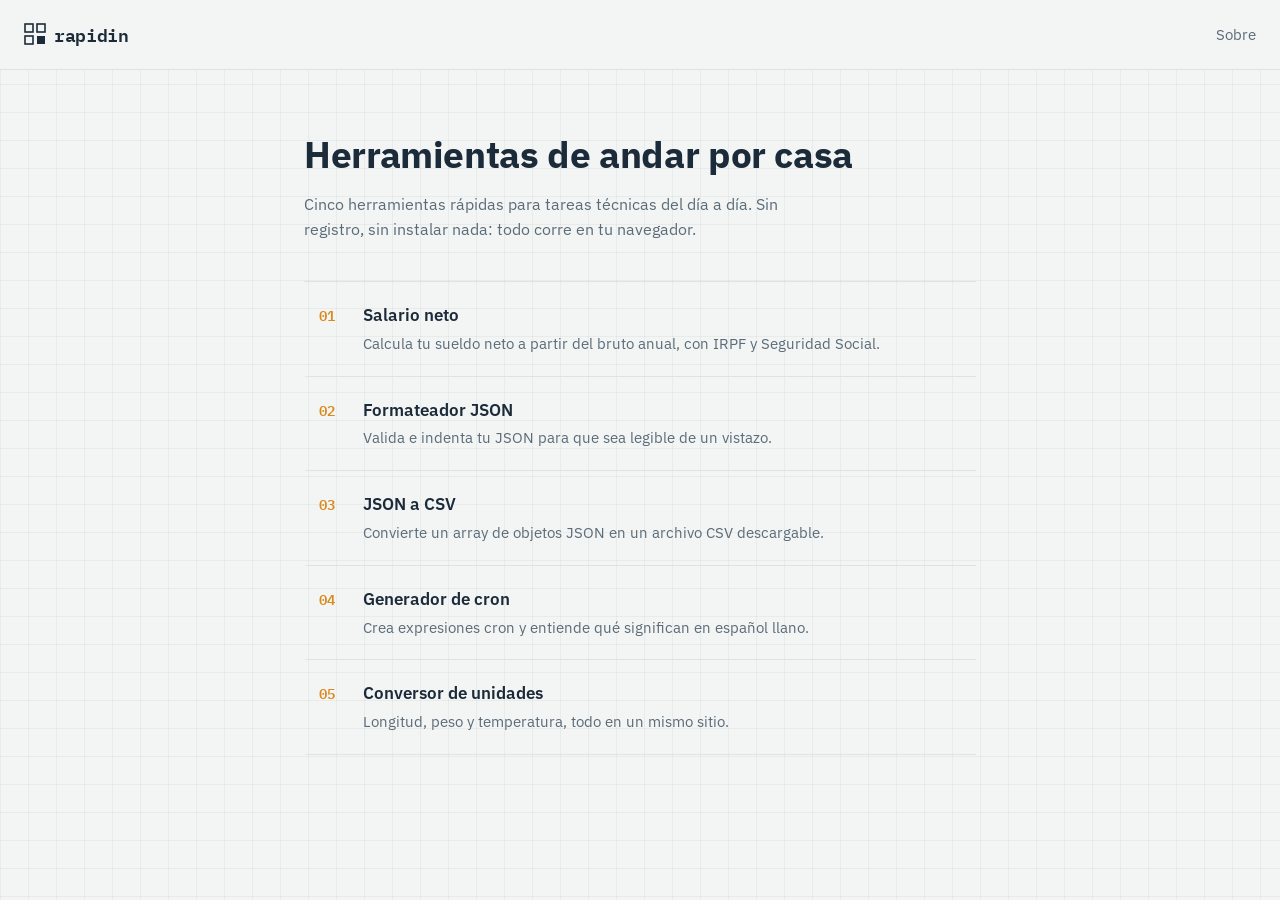
<file: index.html>
<!DOCTYPE html>
<html lang="es">
<head>
  <meta charset="UTF-8">
  <meta name="viewport" content="width=device-width, initial-scale=1.0">
  <title>rapidin — Herramientas online gratis</title>
  <meta name="description" content="Herramientas online gratuitas: calculadora de salario neto, formateador JSON, conversor JSON a CSV, generador de cron y conversor de unidades.">
  <link rel="stylesheet" href="style.css">
  <script async src="https://pagead2.googlesyndication.com/pagead/js/adsbygoogle.js?client=ca-pub-9055936809546240"
     crossorigin="anonymous"></script>
</head>
<body>

  <header>
    <a href="index.html" class="marca">
      <svg width="22" height="22" viewBox="0 0 22 22" fill="none" xmlns="http://www.w3.org/2000/svg">
        <rect x="1" y="1" width="8" height="8" stroke="currentColor" stroke-width="1.6"/>
        <rect x="13" y="1" width="8" height="8" stroke="currentColor" stroke-width="1.6"/>
        <rect x="1" y="13" width="8" height="8" stroke="currentColor" stroke-width="1.6"/>
        <rect x="13" y="13" width="8" height="8" fill="currentColor"/>
      </svg>
      <span>rapidin</span>
    </a>
    <nav>
      <a href="sobre.html">Sobre</a>
    </nav>
  </header>

  <main>
    <h1>Herramientas de andar por casa</h1>
    <p class="subtitulo">Cinco herramientas rápidas para tareas técnicas del día a día. Sin registro, sin instalar nada: todo corre en tu navegador.</p>

    <div class="catalogo">
      <a href="salario-neto.html" class="entrada-catalogo">
        <span class="num">01</span>
        <span class="texto">
          <h3>Salario neto</h3>
          <p>Calcula tu sueldo neto a partir del bruto anual, con IRPF y Seguridad Social.</p>
        </span>
      </a>

      <a href="formateador-json.html" class="entrada-catalogo">
        <span class="num">02</span>
        <span class="texto">
          <h3>Formateador JSON</h3>
          <p>Valida e indenta tu JSON para que sea legible de un vistazo.</p>
        </span>
      </a>

      <a href="json-a-csv.html" class="entrada-catalogo">
        <span class="num">03</span>
        <span class="texto">
          <h3>JSON a CSV</h3>
          <p>Convierte un array de objetos JSON en un archivo CSV descargable.</p>
        </span>
      </a>

      <a href="generador-cron.html" class="entrada-catalogo">
        <span class="num">04</span>
        <span class="texto">
          <h3>Generador de cron</h3>
          <p>Crea expresiones cron y entiende qué significan en español llano.</p>
        </span>
      </a>

      <a href="conversor-unidades.html" class="entrada-catalogo">
        <span class="num">05</span>
        <span class="texto">
          <h3>Conversor de unidades</h3>
          <p>Longitud, peso y temperatura, todo en un mismo sitio.</p>
        </span>
      </a>
    </div>

   
  </main>


</body>
</html>
</file>
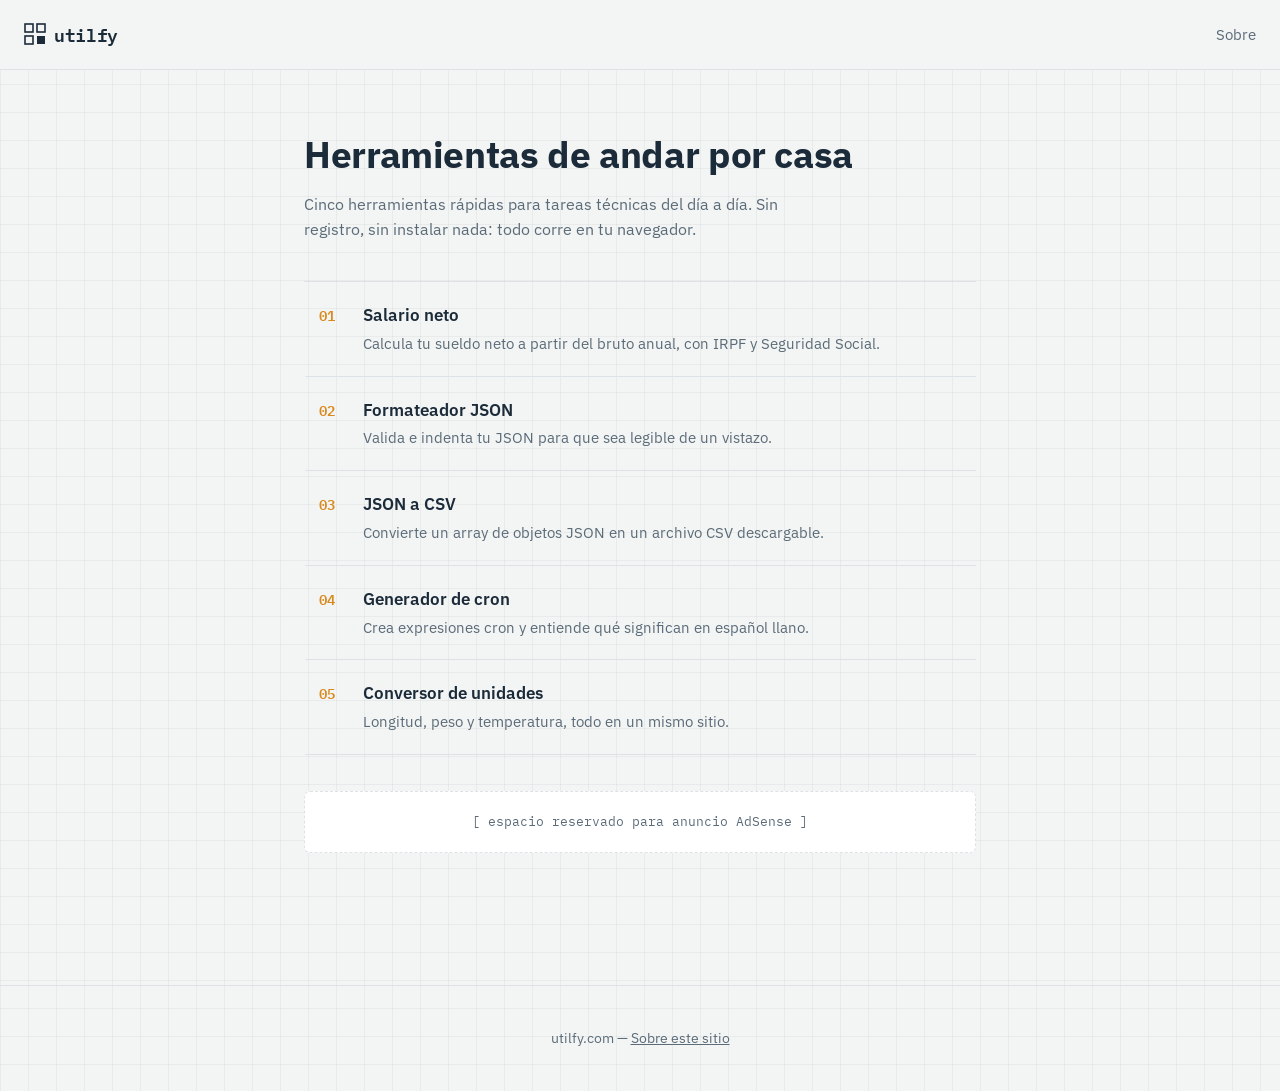
<file: home/index.html>
<!DOCTYPE html>
<html lang="es">
<head>
  <meta charset="UTF-8">
  <meta name="viewport" content="width=device-width, initial-scale=1.0">
  <title>utilfy — Herramientas online gratis</title>
  <meta name="description" content="Herramientas online gratuitas: calculadora de salario neto, formateador JSON, conversor JSON a CSV, generador de cron y conversor de unidades.">
  <link rel="stylesheet" href="style.css">
</head>
<body>

  <header>
    <a href="index.html" class="marca">
      <svg width="22" height="22" viewBox="0 0 22 22" fill="none" xmlns="http://www.w3.org/2000/svg">
        <rect x="1" y="1" width="8" height="8" stroke="currentColor" stroke-width="1.6"/>
        <rect x="13" y="1" width="8" height="8" stroke="currentColor" stroke-width="1.6"/>
        <rect x="1" y="13" width="8" height="8" stroke="currentColor" stroke-width="1.6"/>
        <rect x="13" y="13" width="8" height="8" fill="currentColor"/>
      </svg>
      <span>utilfy</span>
    </a>
    <nav>
      <a href="sobre.html">Sobre</a>
    </nav>
  </header>

  <main>
    <h1>Herramientas de andar por casa</h1>
    <p class="subtitulo">Cinco herramientas rápidas para tareas técnicas del día a día. Sin registro, sin instalar nada: todo corre en tu navegador.</p>

    <div class="catalogo">
      <a href="salario-neto.html" class="entrada-catalogo">
        <span class="num">01</span>
        <span class="texto">
          <h3>Salario neto</h3>
          <p>Calcula tu sueldo neto a partir del bruto anual, con IRPF y Seguridad Social.</p>
        </span>
      </a>

      <a href="formateador-json.html" class="entrada-catalogo">
        <span class="num">02</span>
        <span class="texto">
          <h3>Formateador JSON</h3>
          <p>Valida e indenta tu JSON para que sea legible de un vistazo.</p>
        </span>
      </a>

      <a href="json-a-csv.html" class="entrada-catalogo">
        <span class="num">03</span>
        <span class="texto">
          <h3>JSON a CSV</h3>
          <p>Convierte un array de objetos JSON en un archivo CSV descargable.</p>
        </span>
      </a>

      <a href="generador-cron.html" class="entrada-catalogo">
        <span class="num">04</span>
        <span class="texto">
          <h3>Generador de cron</h3>
          <p>Crea expresiones cron y entiende qué significan en español llano.</p>
        </span>
      </a>

      <a href="conversor-unidades.html" class="entrada-catalogo">
        <span class="num">05</span>
        <span class="texto">
          <h3>Conversor de unidades</h3>
          <p>Longitud, peso y temperatura, todo en un mismo sitio.</p>
        </span>
      </a>
    </div>

    <div class="espacio-anuncio">[ espacio reservado para anuncio AdSense ]</div>
  </main>

  <footer>
    <p>utilfy.com — <a href="sobre.html">Sobre este sitio</a></p>
  </footer>

</body>
</html>
</file>
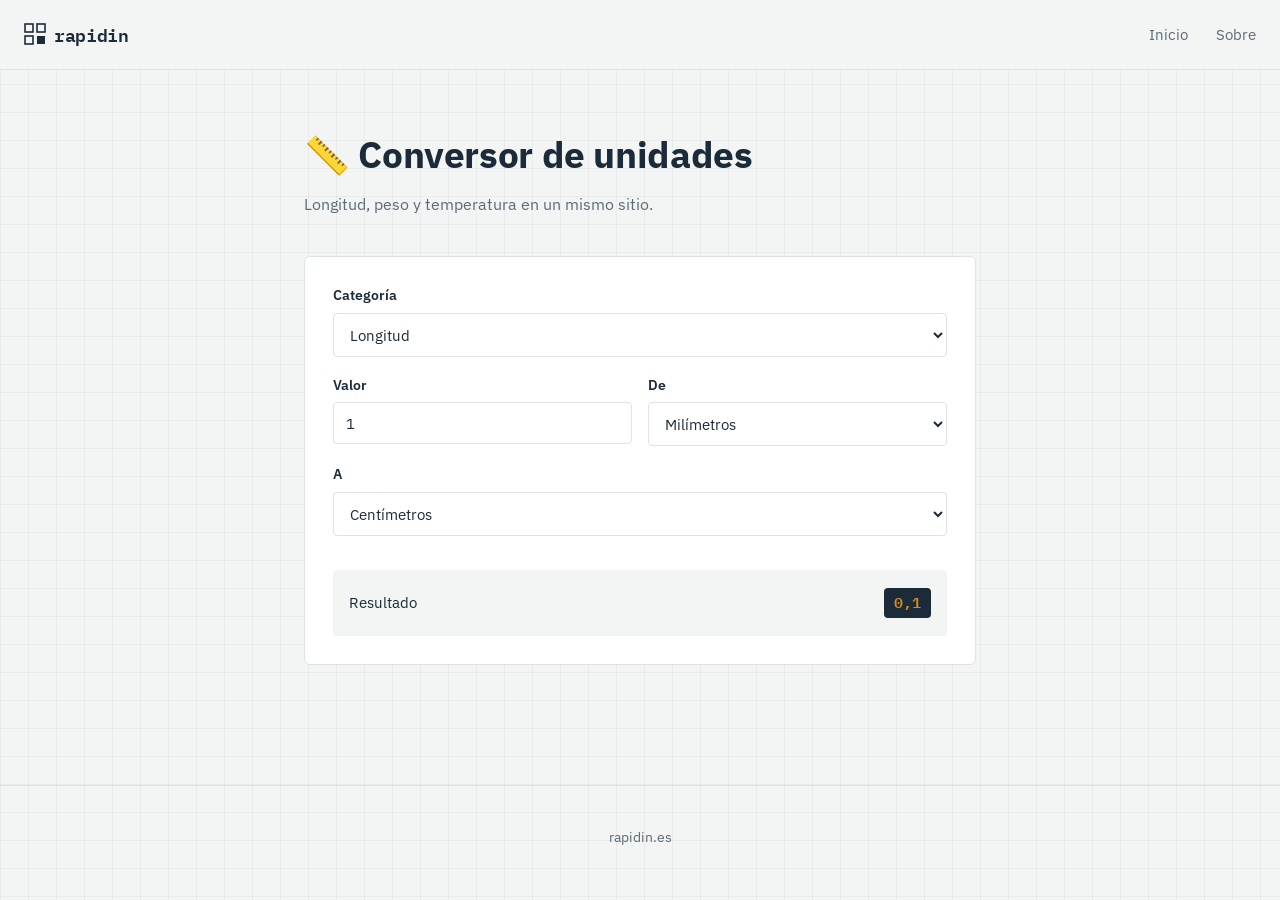
<file: conversor-unidades.html>
<!DOCTYPE html>
<html lang="es">
<head>
  <meta charset="UTF-8">
  <meta name="viewport" content="width=device-width, initial-scale=1.0">
  <title>Conversor de unidades online — rapidin</title>
  <meta name="description" content="Convierte longitud, peso y temperatura entre distintas unidades, gratis y online.">
  <link rel="stylesheet" href="style.css">
  <script async src="https://pagead2.googlesyndication.com/pagead/js/adsbygoogle.js?client=ca-pub-9055936809546240"
     crossorigin="anonymous"></script>
</head>
<body>

  <header>
    <a href="index.html" class="marca">
      <svg width="22" height="22" viewBox="0 0 22 22" fill="none" xmlns="http://www.w3.org/2000/svg">
        <rect x="1" y="1" width="8" height="8" stroke="currentColor" stroke-width="1.6"/>
        <rect x="13" y="1" width="8" height="8" stroke="currentColor" stroke-width="1.6"/>
        <rect x="1" y="13" width="8" height="8" stroke="currentColor" stroke-width="1.6"/>
        <rect x="13" y="13" width="8" height="8" fill="currentColor"/>
      </svg>
      <span>rapidin</span>
    </a>
    <nav>
      <a href="index.html">Inicio</a>
      <a href="sobre.html">Sobre</a>
    </nav>
  </header>

  <main>
    <h1>📏 Conversor de unidades</h1>
    <p class="subtitulo">Longitud, peso y temperatura en un mismo sitio.</p>

    <div class="tarjeta">
      <label for="categoria">Categoría</label>
      <select id="categoria" onchange="cambiarCategoria()">
        <option value="longitud">Longitud</option>
        <option value="peso">Peso</option>
        <option value="temperatura">Temperatura</option>
      </select>

      <div class="fila">
        <div>
          <label for="valorEntrada">Valor</label>
          <input type="number" id="valorEntrada" value="1" oninput="convertir()">
        </div>
        <div>
          <label for="unidadOrigen">De</label>
          <select id="unidadOrigen" onchange="convertir()"></select>
        </div>
      </div>

      <label for="unidadDestino">A</label>
      <select id="unidadDestino" onchange="convertir()"></select>

      <div class="resultado">
        <div class="dato"><span>Resultado</span><span class="valor" id="r-resultado">—</span></div>
      </div>
    </div>

    
  </main>

  <footer>
    <p>rapidin.es</p>
  </footer>

  <script>
    // Factores de conversión respecto a una unidad base (metro y kilogramo)
    const unidades = {
      longitud: {
        base: 'm',
        opciones: {
          mm: 0.001, cm: 0.01, m: 1, km: 1000,
          pulgada: 0.0254, pie: 0.3048, yarda: 0.9144, milla: 1609.34
        },
        etiquetas: { mm: 'Milímetros', cm: 'Centímetros', m: 'Metros', km: 'Kilómetros', pulgada: 'Pulgadas', pie: 'Pies', yarda: 'Yardas', milla: 'Millas' }
      },
      peso: {
        base: 'kg',
        opciones: {
          mg: 0.000001, g: 0.001, kg: 1, tonelada: 1000,
          onza: 0.0283495, libra: 0.453592
        },
        etiquetas: { mg: 'Miligramos', g: 'Gramos', kg: 'Kilogramos', tonelada: 'Toneladas', onza: 'Onzas', libra: 'Libras' }
      }
    };

    function poblarSelectUnidades(categoria) {
      const origen = document.getElementById('unidadOrigen');
      const destino = document.getElementById('unidadDestino');
      origen.innerHTML = '';
      destino.innerHTML = '';

      if (categoria === 'temperatura') {
        const opciones = { celsius: 'Celsius (°C)', fahrenheit: 'Fahrenheit (°F)', kelvin: 'Kelvin (K)' };
        for (const [clave, etiqueta] of Object.entries(opciones)) {
          origen.innerHTML += `<option value="${clave}">${etiqueta}</option>`;
          destino.innerHTML += `<option value="${clave}">${etiqueta}</option>`;
        }
        destino.value = 'fahrenheit';
      } else {
        const { opciones, etiquetas } = unidades[categoria];
        for (const clave of Object.keys(opciones)) {
          origen.innerHTML += `<option value="${clave}">${etiquetas[clave]}</option>`;
          destino.innerHTML += `<option value="${clave}">${etiquetas[clave]}</option>`;
        }
        const claves = Object.keys(opciones);
        destino.value = claves[1] || claves[0];
      }
    }

    function convertirTemperatura(valor, origen, destino) {
      // Primero pasar todo a Celsius
      let celsius;
      if (origen === 'celsius') celsius = valor;
      else if (origen === 'fahrenheit') celsius = (valor - 32) * 5 / 9;
      else celsius = valor - 273.15; // kelvin

      if (destino === 'celsius') return celsius;
      if (destino === 'fahrenheit') return celsius * 9 / 5 + 32;
      return celsius + 273.15; // kelvin
    }

    function convertir() {
      const categoria = document.getElementById('categoria').value;
      const valor = parseFloat(document.getElementById('valorEntrada').value);
      const origen = document.getElementById('unidadOrigen').value;
      const destino = document.getElementById('unidadDestino').value;

      if (isNaN(valor)) {
        document.getElementById('r-resultado').textContent = '—';
        return;
      }

      let resultado;
      if (categoria === 'temperatura') {
        resultado = convertirTemperatura(valor, origen, destino);
      } else {
        const { opciones } = unidades[categoria];
        const valorEnBase = valor * opciones[origen];
        resultado = valorEnBase / opciones[destino];
      }

      document.getElementById('r-resultado').textContent =
        resultado.toLocaleString('es-ES', { maximumFractionDigits: 6 });
    }

    function cambiarCategoria() {
      const categoria = document.getElementById('categoria').value;
      poblarSelectUnidades(categoria);
      convertir();
    }

    cambiarCategoria();
  </script>

</body>
</html>
</file>
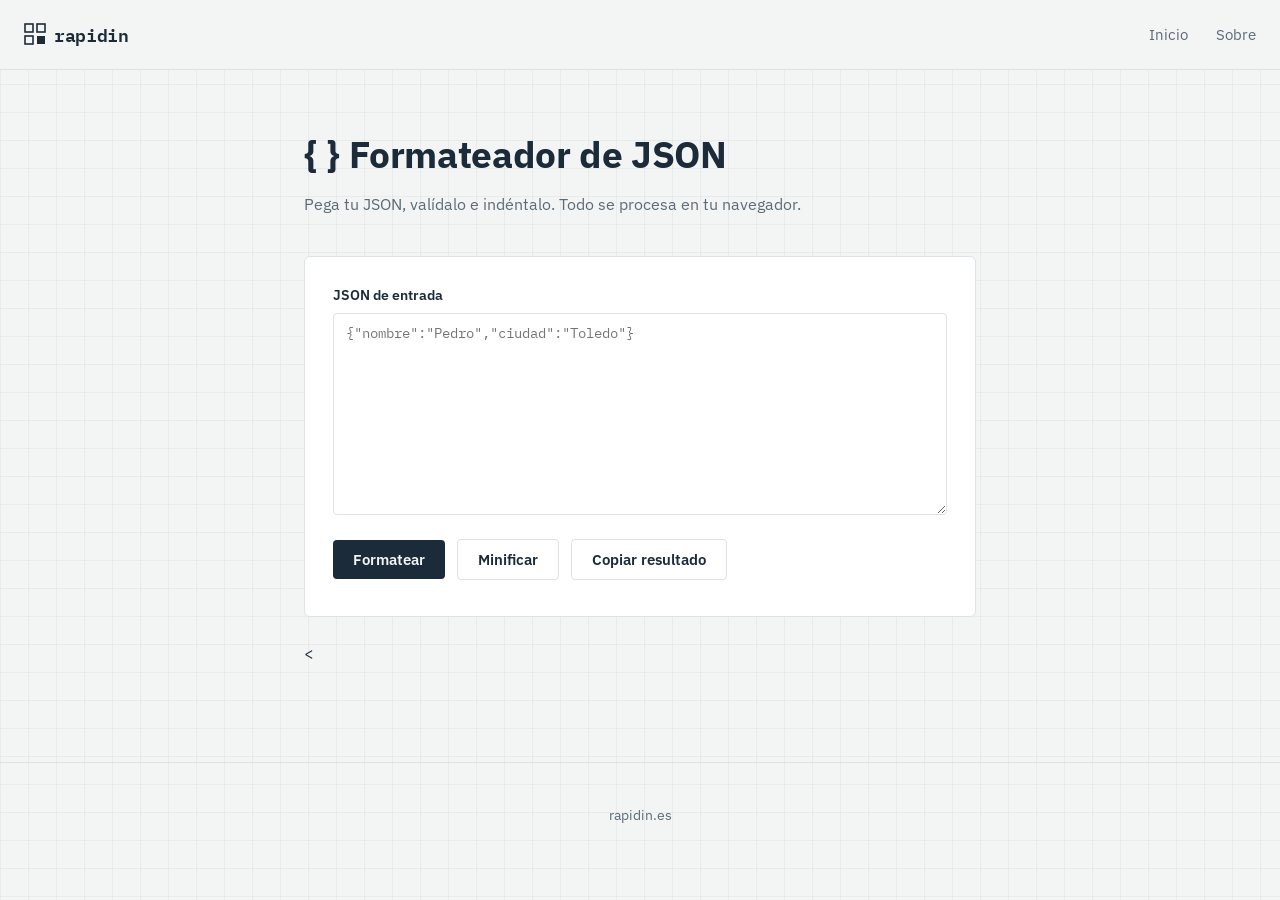
<file: formateador-json.html>
<!DOCTYPE html>
<html lang="es">
<head>
  <meta charset="UTF-8">
  <meta name="viewport" content="width=device-width, initial-scale=1.0">
  <title>Formateador de JSON online — rapidin</title>
  <meta name="description" content="Valida e indenta tu JSON online gratis, sin subir tus datos a ningún servidor.">
  <link rel="stylesheet" href="style.css">
  <script async src="https://pagead2.googlesyndication.com/pagead/js/adsbygoogle.js?client=ca-pub-9055936809546240"
     crossorigin="anonymous"></script>
</head>
<body>

  <header>
    <a href="index.html" class="marca">
      <svg width="22" height="22" viewBox="0 0 22 22" fill="none" xmlns="http://www.w3.org/2000/svg">
        <rect x="1" y="1" width="8" height="8" stroke="currentColor" stroke-width="1.6"/>
        <rect x="13" y="1" width="8" height="8" stroke="currentColor" stroke-width="1.6"/>
        <rect x="1" y="13" width="8" height="8" stroke="currentColor" stroke-width="1.6"/>
        <rect x="13" y="13" width="8" height="8" fill="currentColor"/>
      </svg>
      <span>rapidin</span>
    </a>
    <nav>
      <a href="index.html">Inicio</a>
      <a href="sobre.html">Sobre</a>
    </nav>
  </header>

  <main>
    <h1>{ } Formateador de JSON</h1>
    <p class="subtitulo">Pega tu JSON, valídalo e indéntalo. Todo se procesa en tu navegador.</p>

    <div class="tarjeta">
      <label for="entrada">JSON de entrada</label>
      <textarea id="entrada" rows="10" placeholder='{"nombre":"Pedro","ciudad":"Toledo"}'></textarea>

      <div id="error" class="error" style="display:none;"></div>

      <button onclick="formatear()">Formatear</button>
      <button class="secundario" onclick="minificar()">Minificar</button>
      <button class="secundario" onclick="copiar()">Copiar resultado</button>

      <div id="salidaContenedor" style="display:none;">
        <label style="margin-top:16px;">Resultado</label>
        <textarea id="salida" rows="10" readonly></textarea>
      </div>
    </div>

    <
  </main>

  <footer>
    <p>rapidin.es</p>
  </footer>

  <script>
    function mostrarError(mensaje) {
      const errorDiv = document.getElementById('error');
      if (mensaje) {
        errorDiv.textContent = '❌ ' + mensaje;
        errorDiv.style.display = 'block';
      } else {
        errorDiv.style.display = 'none';
      }
    }

    function parsearEntrada() {
      const texto = document.getElementById('entrada').value.trim();
      if (!texto) {
        mostrarError('Pega un JSON primero');
        return null;
      }
      try {
        const obj = JSON.parse(texto);
        mostrarError(null);
        return obj;
      } catch (e) {
        mostrarError('JSON inválido: ' + e.message);
        return null;
      }
    }

    function mostrarSalida(texto) {
      document.getElementById('salida').value = texto;
      document.getElementById('salidaContenedor').style.display = 'block';
    }

    function formatear() {
      const obj = parsearEntrada();
      if (obj === null) return;
      mostrarSalida(JSON.stringify(obj, null, 2));
    }

    function minificar() {
      const obj = parsearEntrada();
      if (obj === null) return;
      mostrarSalida(JSON.stringify(obj));
    }

    function copiar() {
      const salida = document.getElementById('salida');
      if (!salida.value) return;
      navigator.clipboard.writeText(salida.value);
    }
  </script>

</body>
</html>
</file>
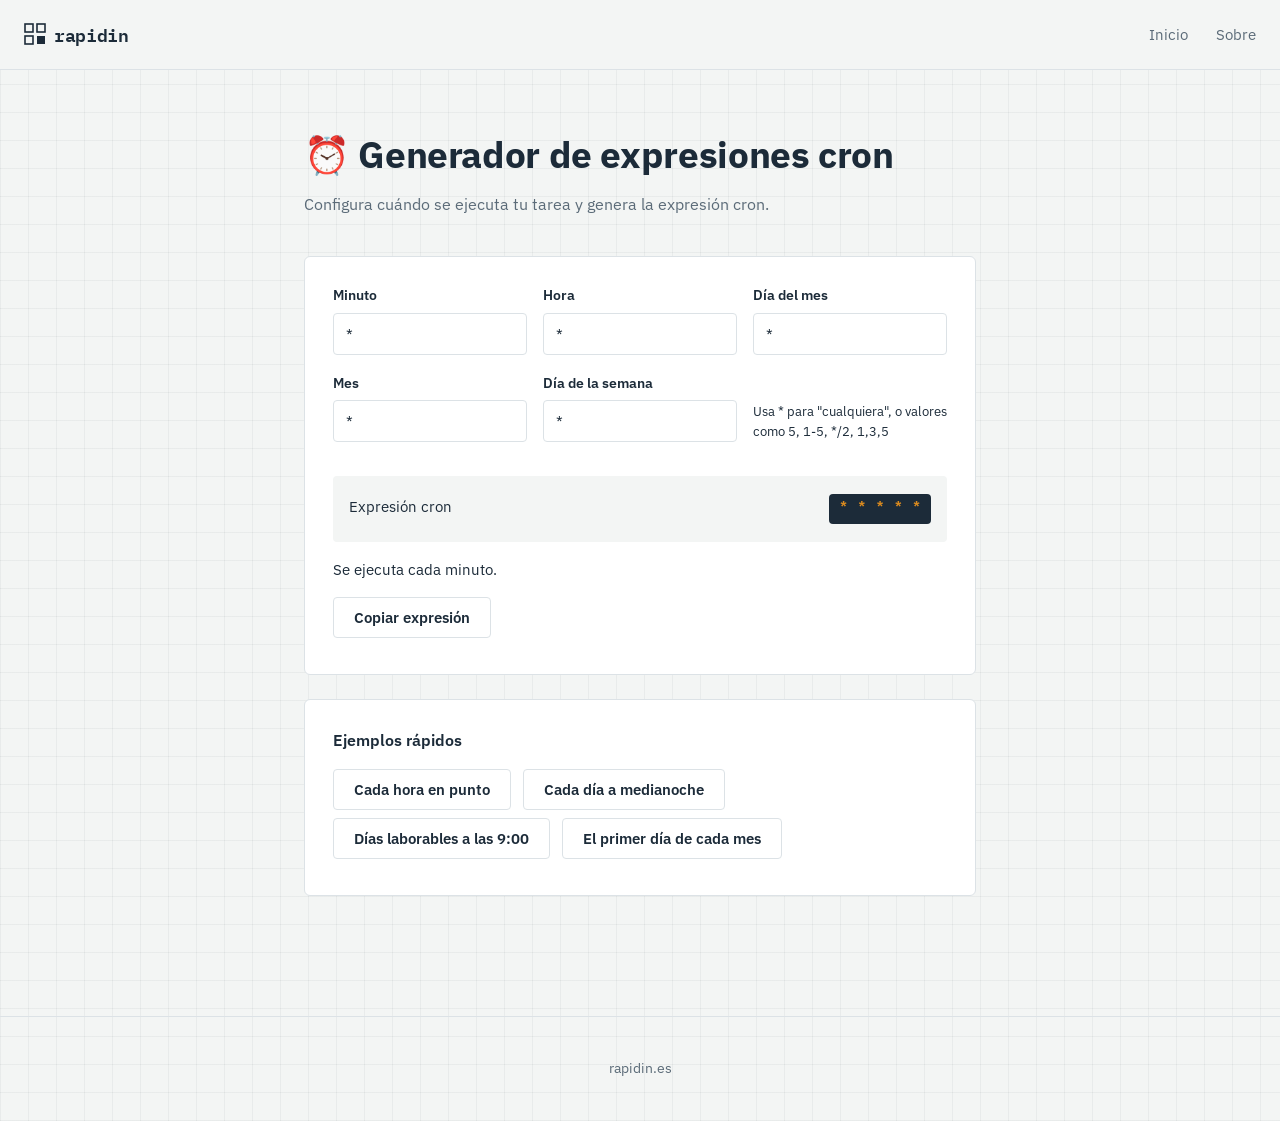
<file: generador-cron.html>
<!DOCTYPE html>
<html lang="es">
<head>
  <meta charset="UTF-8">
  <meta name="viewport" content="width=device-width, initial-scale=1.0">
  <title>Generador de expresiones cron online — rapidin</title>
  <meta name="description" content="Crea expresiones cron fácilmente y entiende qué significan en lenguaje natural.">
  <link rel="stylesheet" href="style.css">
  <script async src="https://pagead2.googlesyndication.com/pagead/js/adsbygoogle.js?client=ca-pub-9055936809546240"
     crossorigin="anonymous"></script>
</head>
<body>

  <header>
    <a href="index.html" class="marca">
      <svg width="22" height="22" viewBox="0 0 22 22" fill="none" xmlns="http://www.w3.org/2000/svg">
        <rect x="1" y="1" width="8" height="8" stroke="currentColor" stroke-width="1.6"/>
        <rect x="13" y="1" width="8" height="8" stroke="currentColor" stroke-width="1.6"/>
        <rect x="1" y="13" width="8" height="8" stroke="currentColor" stroke-width="1.6"/>
        <rect x="13" y="13" width="8" height="8" fill="currentColor"/>
      </svg>
      <span>rapidin</span>
    </a>
    <nav>
      <a href="index.html">Inicio</a>
      <a href="sobre.html">Sobre</a>
    </nav>
  </header>

  <main>
    <h1>⏰ Generador de expresiones cron</h1>
    <p class="subtitulo">Configura cuándo se ejecuta tu tarea y genera la expresión cron.</p>

    <div class="tarjeta">
      <div class="fila-3">
        <div>
          <label for="minuto">Minuto</label>
          <input type="text" id="minuto" value="*" oninput="generar()">
        </div>
        <div>
          <label for="hora">Hora</label>
          <input type="text" id="hora" value="*" oninput="generar()">
        </div>
        <div>
          <label for="diaMes">Día del mes</label>
          <input type="text" id="diaMes" value="*" oninput="generar()">
        </div>
      </div>
      <div class="fila-3">
        <div>
          <label for="mes">Mes</label>
          <input type="text" id="mes" value="*" oninput="generar()">
        </div>
        <div>
          <label for="diaSemana">Día de la semana</label>
          <input type="text" id="diaSemana" value="*" oninput="generar()">
        </div>
        <div>
          <label>&nbsp;</label>
          <p style="font-size:0.8rem; color:var(--texto-suave); margin-top:8px;">Usa * para "cualquiera", o valores como 5, 1-5, */2, 1,3,5</p>
        </div>
      </div>

      <div id="r-error" class="error" style="display:none;"></div>

      <div class="resultado">
        <div class="dato"><span>Expresión cron</span><span class="valor" id="r-expresion" style="font-family: monospace;">* * * * *</span></div>
      </div>

      <p id="r-explicacion" style="margin-top:16px; font-size:0.95rem;"></p>

      <button class="secundario" onclick="copiar()">Copiar expresión</button>
    </div>

    <div class="tarjeta">
      <p style="font-weight:600; margin-top:0;">Ejemplos rápidos</p>
      <button class="secundario" onclick="aplicar('0','*','*','*','*')">Cada hora en punto</button>
      <button class="secundario" onclick="aplicar('0','0','*','*','*')">Cada día a medianoche</button>
      <button class="secundario" onclick="aplicar('0','9','*','*','1-5')">Días laborables a las 9:00</button>
      <button class="secundario" onclick="aplicar('0','0','1','*','*')">El primer día de cada mes</button>
    </div>


  </main>

  <footer>
    <p>rapidin.es</p>
  </footer>

  <script>
    function describirCampo(valor, nombreSingular, nombresLista) {
      if (valor === '*') return null;

      if (valor.includes('/')) {
        const [, paso] = valor.split('/');
        return `cada ${paso} ${nombreSingular}(s)`;
      }

      if (valor.includes(',')) {
        const partes = valor.split(',').map(v => nombresLista ? (nombresLista[parseInt(v)] ?? v) : v);
        return `en ${nombreSingular} ${partes.join(', ')}`;
      }

      if (valor.includes('-')) {
        const [ini, fin] = valor.split('-');
        const iniTexto = nombresLista ? (nombresLista[parseInt(ini)] ?? ini) : ini;
        const finTexto = nombresLista ? (nombresLista[parseInt(fin)] ?? fin) : fin;
        return `entre ${nombreSingular} ${iniTexto} y ${finTexto}`;
      }

      const texto = nombresLista ? (nombresLista[parseInt(valor)] ?? valor) : valor;
      return `en ${nombreSingular} ${texto}`;
    }

    // Índice 7 también es domingo en cron (0 y 7 son equivalentes)
    const diasSemanaNombres = ['domingo','lunes','martes','miércoles','jueves','viernes','sábado','domingo'];
    const mesesNombres = [null,'enero','febrero','marzo','abril','mayo','junio','julio','agosto','septiembre','octubre','noviembre','diciembre'];

    // Rangos válidos de cada campo cron: [mínimo, máximo, nombre para el mensaje de error]
    const rangosCampos = {
      minuto: [0, 59, 'minuto (0-59)'],
      hora: [0, 23, 'hora (0-23)'],
      diaMes: [1, 31, 'día del mes (1-31)'],
      mes: [1, 12, 'mes (1-12)'],
      diaSemana: [0, 7, 'día de la semana (0-7, donde 0 y 7 son domingo)']
    };

    function numeroEnRango(texto, min, max) {
      if (!/^\d+$/.test(texto)) return false;
      const n = parseInt(texto, 10);
      return n >= min && n <= max;
    }

    // Valida un campo cron completo, aceptando *, listas (1,3,5), rangos (1-5) y pasos (*/2, 1-10/2)
    function campoValido(valor, min, max) {
      const elementos = valor.split(',');
      for (const elemento of elementos) {
        let base = elemento;
        if (elemento.includes('/')) {
          const [baseSinPaso, paso] = elemento.split('/');
          base = baseSinPaso;
          if (!/^\d+$/.test(paso) || parseInt(paso, 10) <= 0) return false;
        }

        if (base === '*') continue;

        if (base.includes('-')) {
          const [inicio, fin] = base.split('-');
          if (!numeroEnRango(inicio, min, max) || !numeroEnRango(fin, min, max)) return false;
          if (parseInt(inicio, 10) > parseInt(fin, 10)) return false;
        } else if (!numeroEnRango(base, min, max)) {
          return false;
        }
      }
      return true;
    }

    function explicar(minuto, hora, diaMes, mes, diaSemana) {
      const partes = [];

      if (minuto === '*' && hora === '*') {
        partes.push('cada minuto');
      } else if (hora !== '*' && minuto !== '*' && !minuto.includes('/') && !minuto.includes(',') && !minuto.includes('-')) {
        const h = hora.padStart(2, '0');
        const m = minuto.padStart(2, '0');
        partes.push(`a las ${h}:${m}`);
      } else {
        const descMin = describirCampo(minuto, 'minuto');
        const descHora = describirCampo(hora, 'hora');
        if (descMin) partes.push(descMin);
        if (descHora) partes.push(descHora);
      }

      const descDiaMes = describirCampo(diaMes, 'día');
      if (descDiaMes) partes.push(descDiaMes);

      const descMes = describirCampo(mes, 'mes', mesesNombres);
      if (descMes) partes.push(descMes);

      const descDiaSemana = describirCampo(diaSemana, 'día de la semana', diasSemanaNombres);
      if (descDiaSemana) partes.push(descDiaSemana);

      if (partes.length === 0) return 'Se ejecuta cada minuto, siempre.';
      return 'Se ejecuta ' + partes.join(', ') + '.';
    }

    function generar() {
      const valores = {
        minuto: document.getElementById('minuto').value || '*',
        hora: document.getElementById('hora').value || '*',
        diaMes: document.getElementById('diaMes').value || '*',
        mes: document.getElementById('mes').value || '*',
        diaSemana: document.getElementById('diaSemana').value || '*'
      };

      const errores = [];
      for (const campo of Object.keys(rangosCampos)) {
        const [min, max, nombre] = rangosCampos[campo];
        if (!campoValido(valores[campo], min, max)) {
          errores.push(nombre);
        }
      }

      const errorDiv = document.getElementById('r-error');
      const expresion = `${valores.minuto} ${valores.hora} ${valores.diaMes} ${valores.mes} ${valores.diaSemana}`;
      document.getElementById('r-expresion').textContent = expresion;

      if (errores.length > 0) {
        errorDiv.textContent = '❌ Valor fuera de rango en: ' + errores.join(', ');
        errorDiv.style.display = 'block';
        document.getElementById('r-explicacion').textContent = '';
        return;
      }

      errorDiv.style.display = 'none';
      document.getElementById('r-explicacion').textContent =
        explicar(valores.minuto, valores.hora, valores.diaMes, valores.mes, valores.diaSemana);
    }

    function aplicar(minuto, hora, diaMes, mes, diaSemana) {
      document.getElementById('minuto').value = minuto;
      document.getElementById('hora').value = hora;
      document.getElementById('diaMes').value = diaMes;
      document.getElementById('mes').value = mes;
      document.getElementById('diaSemana').value = diaSemana;
      generar();
    }

    function copiar() {
      navigator.clipboard.writeText(document.getElementById('r-expresion').textContent);
    }

    generar();
  </script>

</body>
</html>
</file>
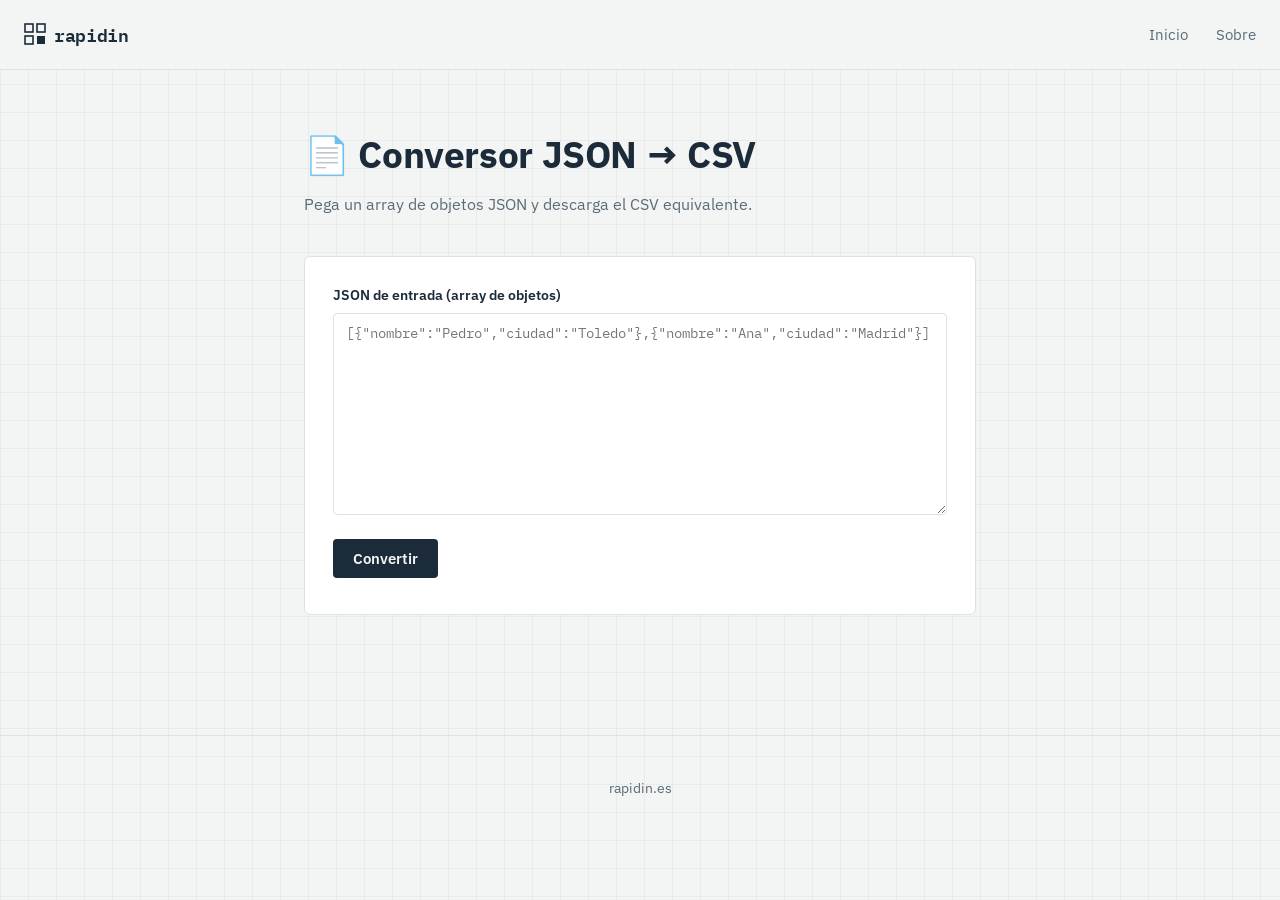
<file: json-a-csv.html>
<!DOCTYPE html>
<html lang="es">
<head>
  <meta charset="UTF-8">
  <meta name="viewport" content="width=device-width, initial-scale=1.0">
  <title>Conversor JSON a CSV online — rapidin</title>
  <meta name="description" content="Convierte un array de objetos JSON en un archivo CSV descargable, gratis y online.">
  <link rel="stylesheet" href="style.css">
  <script async src="https://pagead2.googlesyndication.com/pagead/js/adsbygoogle.js?client=ca-pub-9055936809546240"
     crossorigin="anonymous"></script>
</head>
<body>

  <header>
    <a href="index.html" class="marca">
      <svg width="22" height="22" viewBox="0 0 22 22" fill="none" xmlns="http://www.w3.org/2000/svg">
        <rect x="1" y="1" width="8" height="8" stroke="currentColor" stroke-width="1.6"/>
        <rect x="13" y="1" width="8" height="8" stroke="currentColor" stroke-width="1.6"/>
        <rect x="1" y="13" width="8" height="8" stroke="currentColor" stroke-width="1.6"/>
        <rect x="13" y="13" width="8" height="8" fill="currentColor"/>
      </svg>
      <span>rapidin</span>
    </a>
    <nav>
      <a href="index.html">Inicio</a>
      <a href="sobre.html">Sobre</a>
    </nav>
  </header>

  <main>
    <h1>📄 Conversor JSON → CSV</h1>
    <p class="subtitulo">Pega un array de objetos JSON y descarga el CSV equivalente.</p>

    <div class="tarjeta">
      <label for="entrada">JSON de entrada (array de objetos)</label>
      <textarea id="entrada" rows="10" placeholder='[{"nombre":"Pedro","ciudad":"Toledo"},{"nombre":"Ana","ciudad":"Madrid"}]'></textarea>

      <div id="error" class="error" style="display:none;"></div>

      <button onclick="convertir()">Convertir</button>
      <button class="secundario" id="btnDescargar" onclick="descargar()" style="display:none;">Descargar CSV</button>

      <div id="salidaContenedor" style="display:none;">
        <label style="margin-top:16px;">Vista previa CSV</label>
        <textarea id="salida" rows="10" readonly></textarea>
      </div>
    </div>

    
  </main>

  <footer>
    <p>rapidin.es</p>
  </footer>

  <script>
    let csvGenerado = '';

    function mostrarError(mensaje) {
      const errorDiv = document.getElementById('error');
      if (mensaje) {
        errorDiv.textContent = '❌ ' + mensaje;
        errorDiv.style.display = 'block';
      } else {
        errorDiv.style.display = 'none';
      }
    }

    function escaparCampoCSV(valor) {
      if (valor === null || valor === undefined) return '';
      const texto = typeof valor === 'object' ? JSON.stringify(valor) : String(valor);
      if (texto.includes(',') || texto.includes('"') || texto.includes('\n')) {
        return '"' + texto.replace(/"/g, '""') + '"';
      }
      return texto;
    }

    function jsonACsv(array) {
      if (!Array.isArray(array) || array.length === 0) {
        throw new Error('El JSON debe ser un array de objetos con al menos un elemento');
      }

      // Recopilar todas las claves posibles (por si los objetos no son homogéneos)
      const columnas = [];
      for (const item of array) {
        if (typeof item !== 'object' || item === null) {
          throw new Error('Cada elemento del array debe ser un objeto');
        }
        for (const clave of Object.keys(item)) {
          if (!columnas.includes(clave)) columnas.push(clave);
        }
      }

      const filas = [columnas.map(escaparCampoCSV).join(',')];
      for (const item of array) {
        const fila = columnas.map(col => escaparCampoCSV(item[col]));
        filas.push(fila.join(','));
      }

      return filas.join('\n');
    }

    function convertir() {
      const texto = document.getElementById('entrada').value.trim();
      if (!texto) {
        mostrarError('Pega un JSON primero');
        return;
      }

      let obj;
      try {
        obj = JSON.parse(texto);
      } catch (e) {
        mostrarError('JSON inválido: ' + e.message);
        return;
      }

      try {
        csvGenerado = jsonACsv(obj);
        mostrarError(null);
        document.getElementById('salida').value = csvGenerado;
        document.getElementById('salidaContenedor').style.display = 'block';
        document.getElementById('btnDescargar').style.display = 'inline-block';
      } catch (e) {
        mostrarError(e.message);
      }
    }

    function descargar() {
      if (!csvGenerado) return;
      const blob = new Blob([csvGenerado], { type: 'text/csv;charset=utf-8;' });
      const url = URL.createObjectURL(blob);
      const a = document.createElement('a');
      a.href = url;
      a.download = 'datos.csv';
      a.click();
      URL.revokeObjectURL(url);
    }
  </script>

</body>
</html>
</file>
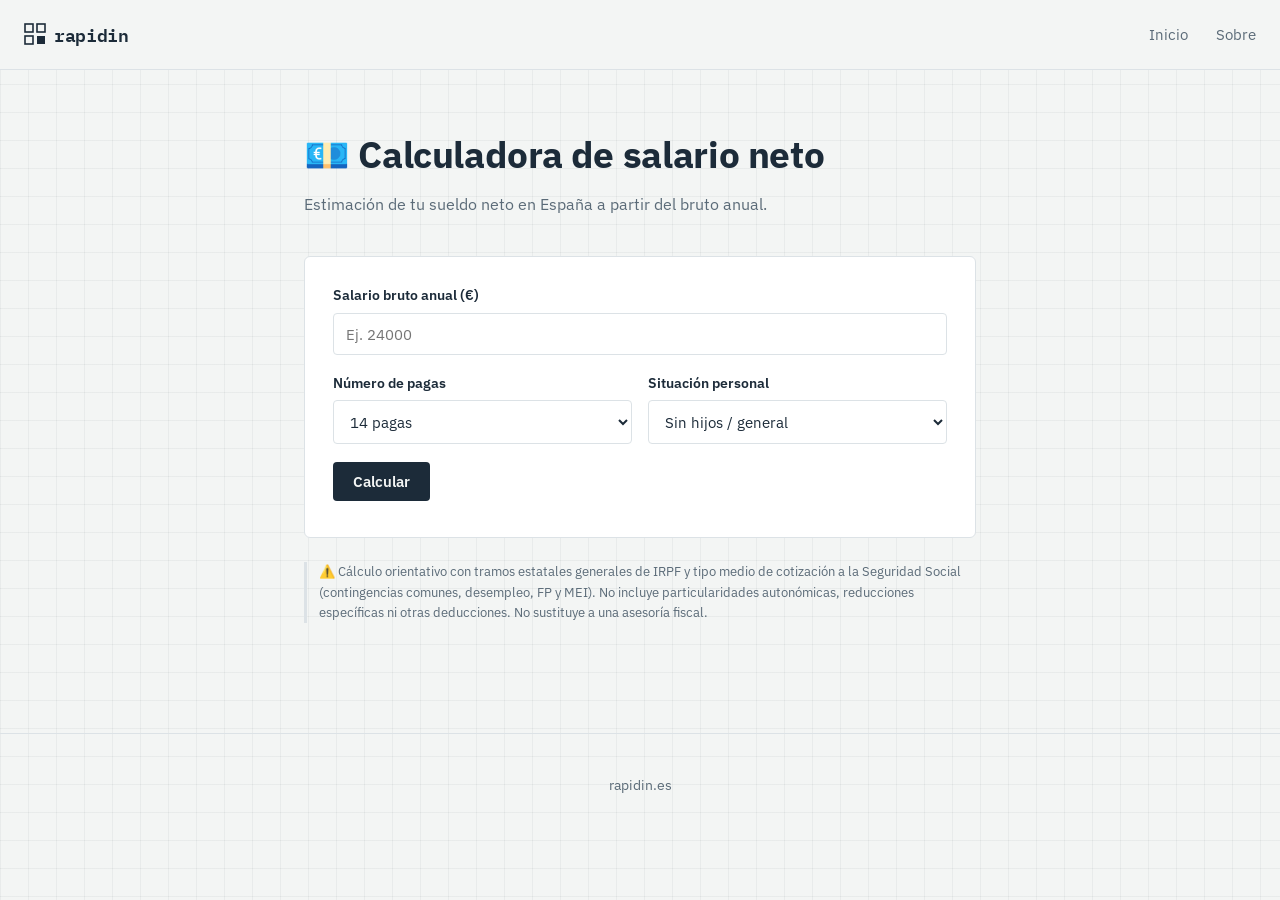
<file: salario-neto.html>
<!DOCTYPE html>
<html lang="es">
<head>
  <meta charset="UTF-8">
  <meta name="viewport" content="width=device-width, initial-scale=1.0">
  <title>Calculadora de salario neto España — rapidin</title>
  <meta name="description" content="Calcula tu salario neto mensual y anual a partir del bruto, con retención IRPF y Seguridad Social estimadas.">
  <link rel="stylesheet" href="style.css">
  <script async src="https://pagead2.googlesyndication.com/pagead/js/adsbygoogle.js?client=ca-pub-9055936809546240"
     crossorigin="anonymous"></script>
</head>
<body>

  <header>
    <a href="index.html" class="marca">
      <svg width="22" height="22" viewBox="0 0 22 22" fill="none" xmlns="http://www.w3.org/2000/svg">
        <rect x="1" y="1" width="8" height="8" stroke="currentColor" stroke-width="1.6"/>
        <rect x="13" y="1" width="8" height="8" stroke="currentColor" stroke-width="1.6"/>
        <rect x="1" y="13" width="8" height="8" stroke="currentColor" stroke-width="1.6"/>
        <rect x="13" y="13" width="8" height="8" fill="currentColor"/>
      </svg>
      <span>rapidin</span>
    </a>
    <nav>
      <a href="index.html">Inicio</a>
      <a href="sobre.html">Sobre</a>
    </nav>
  </header>

  <main>
    <h1>💶 Calculadora de salario neto</h1>
    <p class="subtitulo">Estimación de tu sueldo neto en España a partir del bruto anual.</p>

    <div class="tarjeta">
      <label for="bruto">Salario bruto anual (€)</label>
      <input type="number" id="bruto" placeholder="Ej. 24000" min="0">

      <div class="fila">
        <div>
          <label for="pagas">Número de pagas</label>
          <select id="pagas">
            <option value="12">12 pagas</option>
            <option value="14" selected>14 pagas</option>
          </select>
        </div>
        <div>
          <label for="situacion">Situación personal</label>
          <select id="situacion">
            <option value="5550">Sin hijos / general</option>
            <option value="6105">1 hijo a cargo</option>
            <option value="7050">2 hijos a cargo</option>
            <option value="7900">3 o más hijos a cargo</option>
          </select>
        </div>
      </div>

      <button onclick="calcular()">Calcular</button>

      <div id="resultado" class="resultado" style="display:none;">
        <div class="dato"><span>Salario bruto anual</span><span class="valor" id="r-bruto"></span></div>
        <div class="dato"><span>Cotización Seguridad Social (trabajador)</span><span class="valor" id="r-ss"></span></div>
        <div class="dato"><span>Retención IRPF estimada</span><span class="valor" id="r-irpf"></span></div>
        <div class="dato"><span>Salario neto anual</span><span class="valor" id="r-neto-anual"></span></div>
        <div class="dato"><span id="r-label-mensual">Salario neto por paga</span><span class="valor" id="r-neto-mensual"></span></div>
      </div>
    </div>

    

    <p class="aviso">
      ⚠️ Cálculo orientativo con tramos estatales generales de IRPF y tipo medio de cotización a la Seguridad Social (contingencias comunes, desempleo, FP y MEI). No incluye particularidades autonómicas, reducciones específicas ni otras deducciones. No sustituye a una asesoría fiscal.
    </p>
  </main>

  <footer>
    <p>rapidin.es</p>
  </footer>

  <script>
    // Tramos IRPF estatales generales orientativos (2024/2025), aplicados sobre base tras mínimo personal
    const tramosIRPF = [
      { hasta: 12450, tipo: 0.19 },
      { hasta: 20200, tipo: 0.24 },
      { hasta: 35200, tipo: 0.30 },
      { hasta: 60000, tipo: 0.37 },
      { hasta: 300000, tipo: 0.45 },
      { hasta: Infinity, tipo: 0.47 }
    ];

    // Tipo de cotización del trabajador (aprox. 2024/2025): 4.7% comunes + 1.55% desempleo + 0.1% FP + 0.13% MEI
    const TIPO_SS = 0.0648;
    // Base máxima de cotización anual aproximada (2024)
    const BASE_MAX_SS = 56646;

    function calcularIRPF(baseImponible) {
      let restante = baseImponible;
      let impuesto = 0;
      let limiteAnterior = 0;

      for (const tramo of tramosIRPF) {
        if (restante <= 0) break;
        const anchoTramo = tramo.hasta - limiteAnterior;
        const cantidadEnTramo = Math.min(restante, anchoTramo);
        impuesto += cantidadEnTramo * tramo.tipo;
        restante -= cantidadEnTramo;
        limiteAnterior = tramo.hasta;
      }
      return impuesto;
    }

    function formatoEuros(valor) {
      return valor.toLocaleString('es-ES', { style: 'currency', currency: 'EUR', maximumFractionDigits: 0 });
    }

    function calcular() {
      const bruto = parseFloat(document.getElementById('bruto').value);
      const pagas = parseInt(document.getElementById('pagas').value);
      const minimoPersonal = parseFloat(document.getElementById('situacion').value);

      if (!bruto || bruto <= 0) {
        alert('Introduce un salario bruto válido');
        return;
      }

      const baseCotizacion = Math.min(bruto, BASE_MAX_SS);
      const cotizacionSS = baseCotizacion * TIPO_SS;

      const baseImponibleIRPF = Math.max(0, bruto - cotizacionSS - minimoPersonal);
      const irpf = calcularIRPF(baseImponibleIRPF);

      const netoAnual = bruto - cotizacionSS - irpf;
      const netoPorPaga = netoAnual / pagas;

      document.getElementById('r-bruto').textContent = formatoEuros(bruto);
      document.getElementById('r-ss').textContent = '- ' + formatoEuros(cotizacionSS);
      document.getElementById('r-irpf').textContent = '- ' + formatoEuros(irpf);
      document.getElementById('r-neto-anual').textContent = formatoEuros(netoAnual);
      document.getElementById('r-label-mensual').textContent = `Salario neto por paga (${pagas} pagas)`;
      document.getElementById('r-neto-mensual').textContent = formatoEuros(netoPorPaga);

      document.getElementById('resultado').style.display = 'block';
    }
  </script>

</body>
</html>
</file>
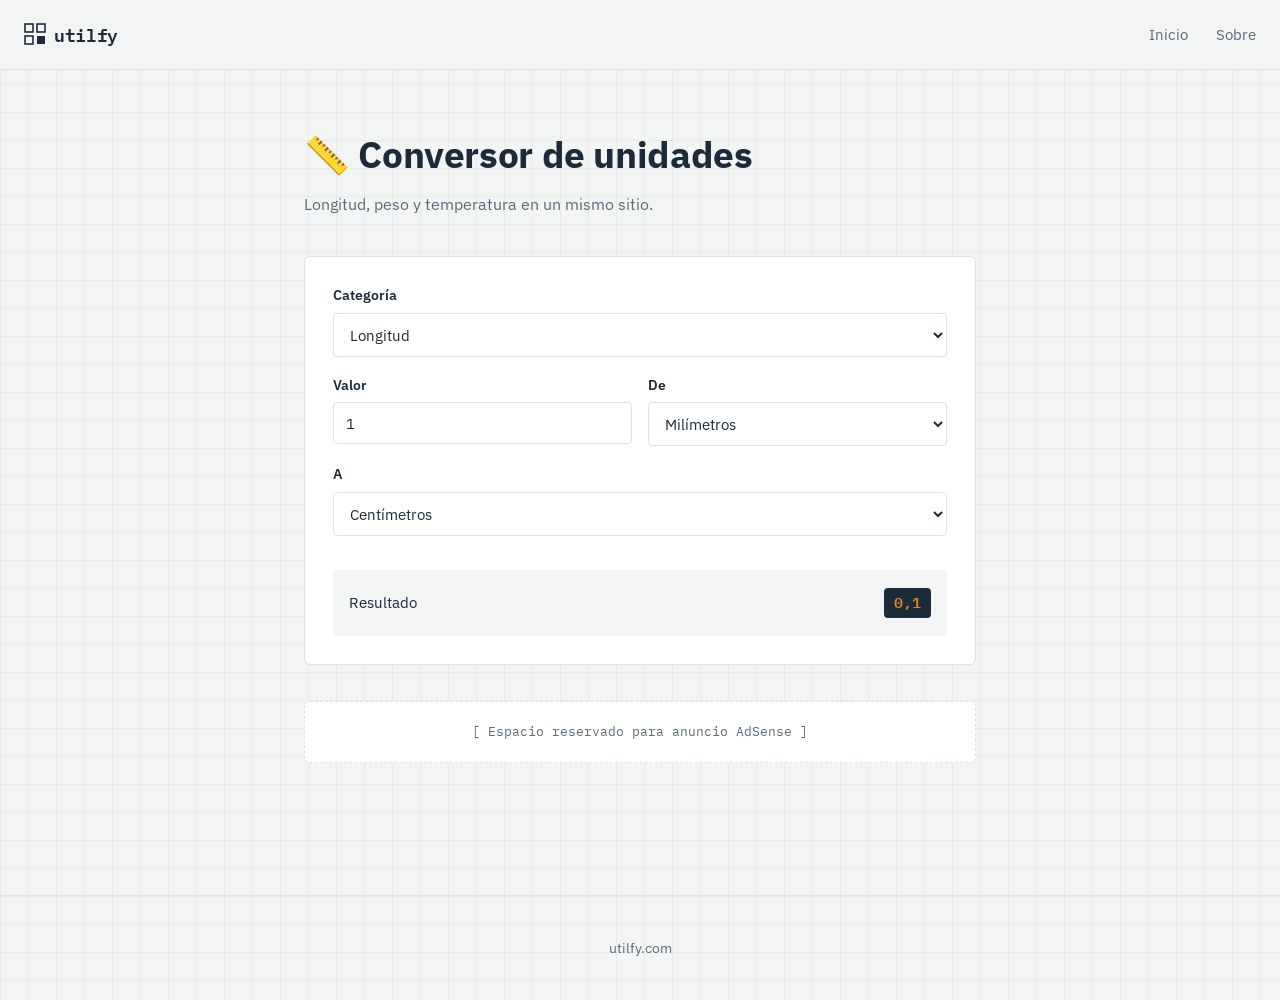
<file: home/conversor-unidades.html>
<!DOCTYPE html>
<html lang="es">
<head>
  <meta charset="UTF-8">
  <meta name="viewport" content="width=device-width, initial-scale=1.0">
  <title>Conversor de unidades online — utilfy</title>
  <meta name="description" content="Convierte longitud, peso y temperatura entre distintas unidades, gratis y online.">
  <link rel="stylesheet" href="style.css">
</head>
<body>

  <header>
    <a href="index.html" class="marca">
      <svg width="22" height="22" viewBox="0 0 22 22" fill="none" xmlns="http://www.w3.org/2000/svg">
        <rect x="1" y="1" width="8" height="8" stroke="currentColor" stroke-width="1.6"/>
        <rect x="13" y="1" width="8" height="8" stroke="currentColor" stroke-width="1.6"/>
        <rect x="1" y="13" width="8" height="8" stroke="currentColor" stroke-width="1.6"/>
        <rect x="13" y="13" width="8" height="8" fill="currentColor"/>
      </svg>
      <span>utilfy</span>
    </a>
    <nav>
      <a href="index.html">Inicio</a>
      <a href="sobre.html">Sobre</a>
    </nav>
  </header>

  <main>
    <h1>📏 Conversor de unidades</h1>
    <p class="subtitulo">Longitud, peso y temperatura en un mismo sitio.</p>

    <div class="tarjeta">
      <label for="categoria">Categoría</label>
      <select id="categoria" onchange="cambiarCategoria()">
        <option value="longitud">Longitud</option>
        <option value="peso">Peso</option>
        <option value="temperatura">Temperatura</option>
      </select>

      <div class="fila">
        <div>
          <label for="valorEntrada">Valor</label>
          <input type="number" id="valorEntrada" value="1" oninput="convertir()">
        </div>
        <div>
          <label for="unidadOrigen">De</label>
          <select id="unidadOrigen" onchange="convertir()"></select>
        </div>
      </div>

      <label for="unidadDestino">A</label>
      <select id="unidadDestino" onchange="convertir()"></select>

      <div class="resultado">
        <div class="dato"><span>Resultado</span><span class="valor" id="r-resultado">—</span></div>
      </div>
    </div>

    <div class="espacio-anuncio">[ Espacio reservado para anuncio AdSense ]</div>
  </main>

  <footer>
    <p>utilfy.com</p>
  </footer>

  <script>
    // Factores de conversión respecto a una unidad base (metro y kilogramo)
    const unidades = {
      longitud: {
        base: 'm',
        opciones: {
          mm: 0.001, cm: 0.01, m: 1, km: 1000,
          pulgada: 0.0254, pie: 0.3048, yarda: 0.9144, milla: 1609.34
        },
        etiquetas: { mm: 'Milímetros', cm: 'Centímetros', m: 'Metros', km: 'Kilómetros', pulgada: 'Pulgadas', pie: 'Pies', yarda: 'Yardas', milla: 'Millas' }
      },
      peso: {
        base: 'kg',
        opciones: {
          mg: 0.000001, g: 0.001, kg: 1, tonelada: 1000,
          onza: 0.0283495, libra: 0.453592
        },
        etiquetas: { mg: 'Miligramos', g: 'Gramos', kg: 'Kilogramos', tonelada: 'Toneladas', onza: 'Onzas', libra: 'Libras' }
      }
    };

    function poblarSelectUnidades(categoria) {
      const origen = document.getElementById('unidadOrigen');
      const destino = document.getElementById('unidadDestino');
      origen.innerHTML = '';
      destino.innerHTML = '';

      if (categoria === 'temperatura') {
        const opciones = { celsius: 'Celsius (°C)', fahrenheit: 'Fahrenheit (°F)', kelvin: 'Kelvin (K)' };
        for (const [clave, etiqueta] of Object.entries(opciones)) {
          origen.innerHTML += `<option value="${clave}">${etiqueta}</option>`;
          destino.innerHTML += `<option value="${clave}">${etiqueta}</option>`;
        }
        destino.value = 'fahrenheit';
      } else {
        const { opciones, etiquetas } = unidades[categoria];
        for (const clave of Object.keys(opciones)) {
          origen.innerHTML += `<option value="${clave}">${etiquetas[clave]}</option>`;
          destino.innerHTML += `<option value="${clave}">${etiquetas[clave]}</option>`;
        }
        const claves = Object.keys(opciones);
        destino.value = claves[1] || claves[0];
      }
    }

    function convertirTemperatura(valor, origen, destino) {
      // Primero pasar todo a Celsius
      let celsius;
      if (origen === 'celsius') celsius = valor;
      else if (origen === 'fahrenheit') celsius = (valor - 32) * 5 / 9;
      else celsius = valor - 273.15; // kelvin

      if (destino === 'celsius') return celsius;
      if (destino === 'fahrenheit') return celsius * 9 / 5 + 32;
      return celsius + 273.15; // kelvin
    }

    function convertir() {
      const categoria = document.getElementById('categoria').value;
      const valor = parseFloat(document.getElementById('valorEntrada').value);
      const origen = document.getElementById('unidadOrigen').value;
      const destino = document.getElementById('unidadDestino').value;

      if (isNaN(valor)) {
        document.getElementById('r-resultado').textContent = '—';
        return;
      }

      let resultado;
      if (categoria === 'temperatura') {
        resultado = convertirTemperatura(valor, origen, destino);
      } else {
        const { opciones } = unidades[categoria];
        const valorEnBase = valor * opciones[origen];
        resultado = valorEnBase / opciones[destino];
      }

      document.getElementById('r-resultado').textContent =
        resultado.toLocaleString('es-ES', { maximumFractionDigits: 6 });
    }

    function cambiarCategoria() {
      const categoria = document.getElementById('categoria').value;
      poblarSelectUnidades(categoria);
      convertir();
    }

    cambiarCategoria();
  </script>

</body>
</html>
</file>
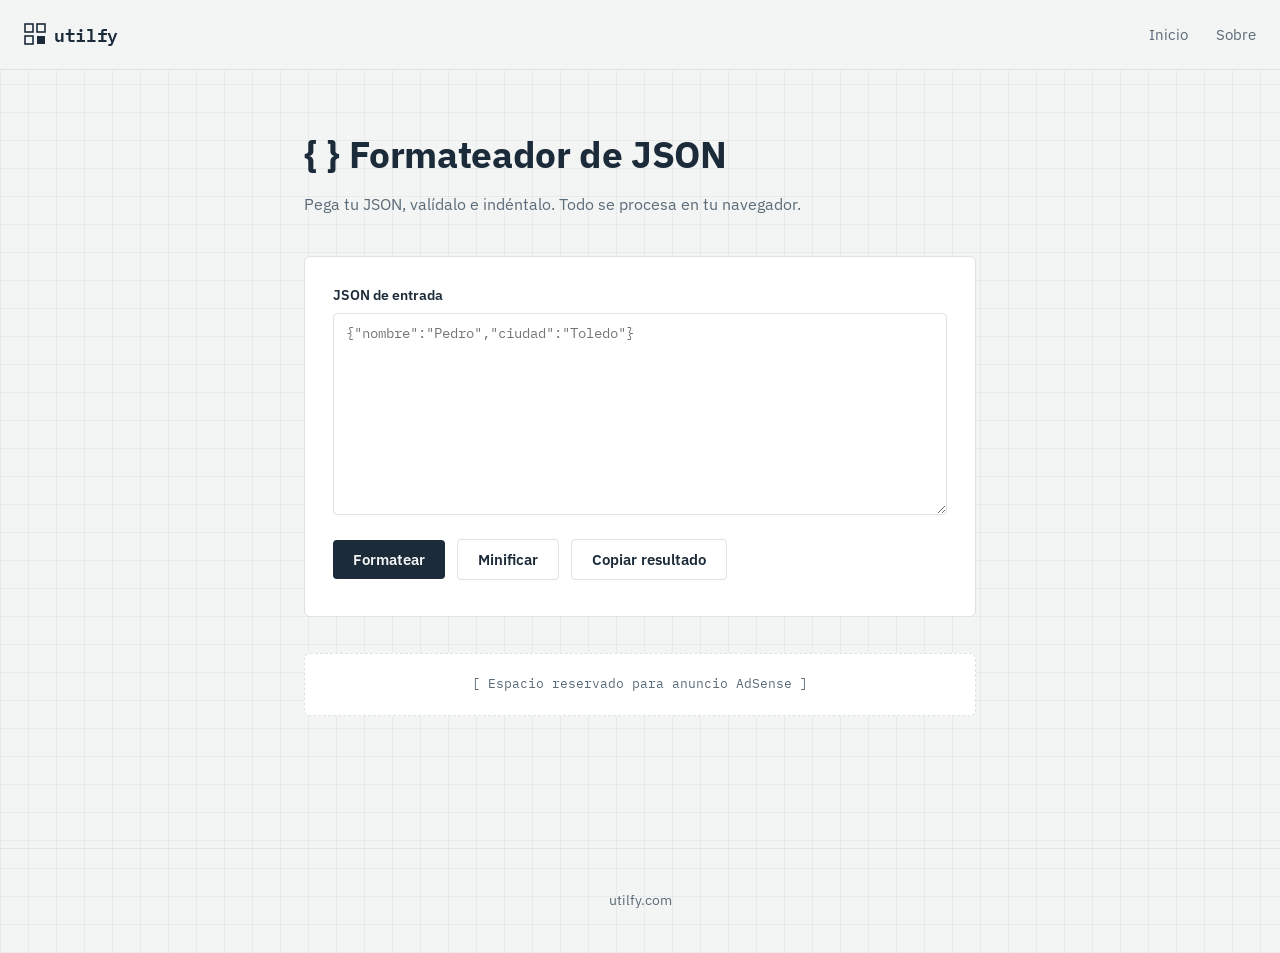
<file: home/formateador-json.html>
<!DOCTYPE html>
<html lang="es">
<head>
  <meta charset="UTF-8">
  <meta name="viewport" content="width=device-width, initial-scale=1.0">
  <title>Formateador de JSON online — utilfy</title>
  <meta name="description" content="Valida e indenta tu JSON online gratis, sin subir tus datos a ningún servidor.">
  <link rel="stylesheet" href="style.css">
</head>
<body>

  <header>
    <a href="index.html" class="marca">
      <svg width="22" height="22" viewBox="0 0 22 22" fill="none" xmlns="http://www.w3.org/2000/svg">
        <rect x="1" y="1" width="8" height="8" stroke="currentColor" stroke-width="1.6"/>
        <rect x="13" y="1" width="8" height="8" stroke="currentColor" stroke-width="1.6"/>
        <rect x="1" y="13" width="8" height="8" stroke="currentColor" stroke-width="1.6"/>
        <rect x="13" y="13" width="8" height="8" fill="currentColor"/>
      </svg>
      <span>utilfy</span>
    </a>
    <nav>
      <a href="index.html">Inicio</a>
      <a href="sobre.html">Sobre</a>
    </nav>
  </header>

  <main>
    <h1>{ } Formateador de JSON</h1>
    <p class="subtitulo">Pega tu JSON, valídalo e indéntalo. Todo se procesa en tu navegador.</p>

    <div class="tarjeta">
      <label for="entrada">JSON de entrada</label>
      <textarea id="entrada" rows="10" placeholder='{"nombre":"Pedro","ciudad":"Toledo"}'></textarea>

      <div id="error" class="error" style="display:none;"></div>

      <button onclick="formatear()">Formatear</button>
      <button class="secundario" onclick="minificar()">Minificar</button>
      <button class="secundario" onclick="copiar()">Copiar resultado</button>

      <div id="salidaContenedor" style="display:none;">
        <label style="margin-top:16px;">Resultado</label>
        <textarea id="salida" rows="10" readonly></textarea>
      </div>
    </div>

    <div class="espacio-anuncio">[ Espacio reservado para anuncio AdSense ]</div>
  </main>

  <footer>
    <p>utilfy.com</p>
  </footer>

  <script>
    function mostrarError(mensaje) {
      const errorDiv = document.getElementById('error');
      if (mensaje) {
        errorDiv.textContent = '❌ ' + mensaje;
        errorDiv.style.display = 'block';
      } else {
        errorDiv.style.display = 'none';
      }
    }

    function parsearEntrada() {
      const texto = document.getElementById('entrada').value.trim();
      if (!texto) {
        mostrarError('Pega un JSON primero');
        return null;
      }
      try {
        const obj = JSON.parse(texto);
        mostrarError(null);
        return obj;
      } catch (e) {
        mostrarError('JSON inválido: ' + e.message);
        return null;
      }
    }

    function mostrarSalida(texto) {
      document.getElementById('salida').value = texto;
      document.getElementById('salidaContenedor').style.display = 'block';
    }

    function formatear() {
      const obj = parsearEntrada();
      if (obj === null) return;
      mostrarSalida(JSON.stringify(obj, null, 2));
    }

    function minificar() {
      const obj = parsearEntrada();
      if (obj === null) return;
      mostrarSalida(JSON.stringify(obj));
    }

    function copiar() {
      const salida = document.getElementById('salida');
      if (!salida.value) return;
      navigator.clipboard.writeText(salida.value);
    }
  </script>

</body>
</html>
</file>
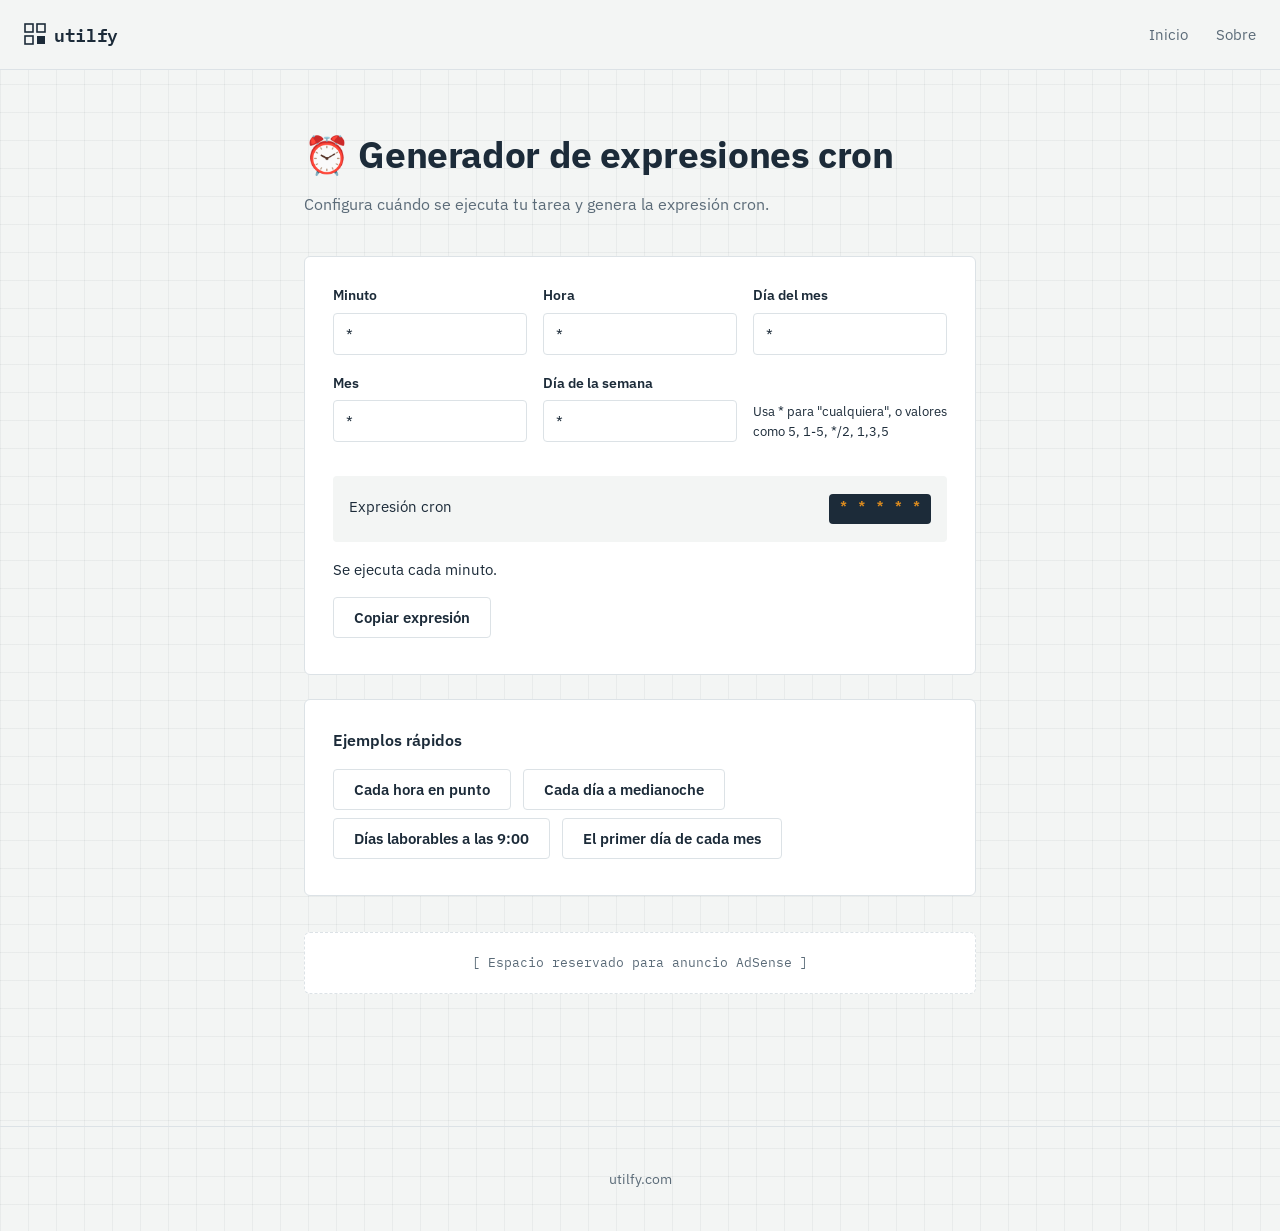
<file: home/generador-cron.html>
<!DOCTYPE html>
<html lang="es">
<head>
  <meta charset="UTF-8">
  <meta name="viewport" content="width=device-width, initial-scale=1.0">
  <title>Generador de expresiones cron online — utilfy</title>
  <meta name="description" content="Crea expresiones cron fácilmente y entiende qué significan en lenguaje natural.">
  <link rel="stylesheet" href="style.css">
</head>
<body>

  <header>
    <a href="index.html" class="marca">
      <svg width="22" height="22" viewBox="0 0 22 22" fill="none" xmlns="http://www.w3.org/2000/svg">
        <rect x="1" y="1" width="8" height="8" stroke="currentColor" stroke-width="1.6"/>
        <rect x="13" y="1" width="8" height="8" stroke="currentColor" stroke-width="1.6"/>
        <rect x="1" y="13" width="8" height="8" stroke="currentColor" stroke-width="1.6"/>
        <rect x="13" y="13" width="8" height="8" fill="currentColor"/>
      </svg>
      <span>utilfy</span>
    </a>
    <nav>
      <a href="index.html">Inicio</a>
      <a href="sobre.html">Sobre</a>
    </nav>
  </header>

  <main>
    <h1>⏰ Generador de expresiones cron</h1>
    <p class="subtitulo">Configura cuándo se ejecuta tu tarea y genera la expresión cron.</p>

    <div class="tarjeta">
      <div class="fila-3">
        <div>
          <label for="minuto">Minuto</label>
          <input type="text" id="minuto" value="*" oninput="generar()">
        </div>
        <div>
          <label for="hora">Hora</label>
          <input type="text" id="hora" value="*" oninput="generar()">
        </div>
        <div>
          <label for="diaMes">Día del mes</label>
          <input type="text" id="diaMes" value="*" oninput="generar()">
        </div>
      </div>
      <div class="fila-3">
        <div>
          <label for="mes">Mes</label>
          <input type="text" id="mes" value="*" oninput="generar()">
        </div>
        <div>
          <label for="diaSemana">Día de la semana</label>
          <input type="text" id="diaSemana" value="*" oninput="generar()">
        </div>
        <div>
          <label>&nbsp;</label>
          <p style="font-size:0.8rem; color:var(--texto-suave); margin-top:8px;">Usa * para "cualquiera", o valores como 5, 1-5, */2, 1,3,5</p>
        </div>
      </div>

      <div id="r-error" class="error" style="display:none;"></div>

      <div class="resultado">
        <div class="dato"><span>Expresión cron</span><span class="valor" id="r-expresion" style="font-family: monospace;">* * * * *</span></div>
      </div>

      <p id="r-explicacion" style="margin-top:16px; font-size:0.95rem;"></p>

      <button class="secundario" onclick="copiar()">Copiar expresión</button>
    </div>

    <div class="tarjeta">
      <p style="font-weight:600; margin-top:0;">Ejemplos rápidos</p>
      <button class="secundario" onclick="aplicar('0','*','*','*','*')">Cada hora en punto</button>
      <button class="secundario" onclick="aplicar('0','0','*','*','*')">Cada día a medianoche</button>
      <button class="secundario" onclick="aplicar('0','9','*','*','1-5')">Días laborables a las 9:00</button>
      <button class="secundario" onclick="aplicar('0','0','1','*','*')">El primer día de cada mes</button>
    </div>

    <div class="espacio-anuncio">[ Espacio reservado para anuncio AdSense ]</div>
  </main>

  <footer>
    <p>utilfy.com</p>
  </footer>

  <script>
    function describirCampo(valor, nombreSingular, nombresLista) {
      if (valor === '*') return null;

      if (valor.includes('/')) {
        const [, paso] = valor.split('/');
        return `cada ${paso} ${nombreSingular}(s)`;
      }

      if (valor.includes(',')) {
        const partes = valor.split(',').map(v => nombresLista ? (nombresLista[parseInt(v)] ?? v) : v);
        return `en ${nombreSingular} ${partes.join(', ')}`;
      }

      if (valor.includes('-')) {
        const [ini, fin] = valor.split('-');
        const iniTexto = nombresLista ? (nombresLista[parseInt(ini)] ?? ini) : ini;
        const finTexto = nombresLista ? (nombresLista[parseInt(fin)] ?? fin) : fin;
        return `entre ${nombreSingular} ${iniTexto} y ${finTexto}`;
      }

      const texto = nombresLista ? (nombresLista[parseInt(valor)] ?? valor) : valor;
      return `en ${nombreSingular} ${texto}`;
    }

    // Índice 7 también es domingo en cron (0 y 7 son equivalentes)
    const diasSemanaNombres = ['domingo','lunes','martes','miércoles','jueves','viernes','sábado','domingo'];
    const mesesNombres = [null,'enero','febrero','marzo','abril','mayo','junio','julio','agosto','septiembre','octubre','noviembre','diciembre'];

    // Rangos válidos de cada campo cron: [mínimo, máximo, nombre para el mensaje de error]
    const rangosCampos = {
      minuto: [0, 59, 'minuto (0-59)'],
      hora: [0, 23, 'hora (0-23)'],
      diaMes: [1, 31, 'día del mes (1-31)'],
      mes: [1, 12, 'mes (1-12)'],
      diaSemana: [0, 7, 'día de la semana (0-7, donde 0 y 7 son domingo)']
    };

    function numeroEnRango(texto, min, max) {
      if (!/^\d+$/.test(texto)) return false;
      const n = parseInt(texto, 10);
      return n >= min && n <= max;
    }

    // Valida un campo cron completo, aceptando *, listas (1,3,5), rangos (1-5) y pasos (*/2, 1-10/2)
    function campoValido(valor, min, max) {
      const elementos = valor.split(',');
      for (const elemento of elementos) {
        let base = elemento;
        if (elemento.includes('/')) {
          const [baseSinPaso, paso] = elemento.split('/');
          base = baseSinPaso;
          if (!/^\d+$/.test(paso) || parseInt(paso, 10) <= 0) return false;
        }

        if (base === '*') continue;

        if (base.includes('-')) {
          const [inicio, fin] = base.split('-');
          if (!numeroEnRango(inicio, min, max) || !numeroEnRango(fin, min, max)) return false;
          if (parseInt(inicio, 10) > parseInt(fin, 10)) return false;
        } else if (!numeroEnRango(base, min, max)) {
          return false;
        }
      }
      return true;
    }

    function explicar(minuto, hora, diaMes, mes, diaSemana) {
      const partes = [];

      if (minuto === '*' && hora === '*') {
        partes.push('cada minuto');
      } else if (hora !== '*' && minuto !== '*' && !minuto.includes('/') && !minuto.includes(',') && !minuto.includes('-')) {
        const h = hora.padStart(2, '0');
        const m = minuto.padStart(2, '0');
        partes.push(`a las ${h}:${m}`);
      } else {
        const descMin = describirCampo(minuto, 'minuto');
        const descHora = describirCampo(hora, 'hora');
        if (descMin) partes.push(descMin);
        if (descHora) partes.push(descHora);
      }

      const descDiaMes = describirCampo(diaMes, 'día');
      if (descDiaMes) partes.push(descDiaMes);

      const descMes = describirCampo(mes, 'mes', mesesNombres);
      if (descMes) partes.push(descMes);

      const descDiaSemana = describirCampo(diaSemana, 'día de la semana', diasSemanaNombres);
      if (descDiaSemana) partes.push(descDiaSemana);

      if (partes.length === 0) return 'Se ejecuta cada minuto, siempre.';
      return 'Se ejecuta ' + partes.join(', ') + '.';
    }

    function generar() {
      const valores = {
        minuto: document.getElementById('minuto').value || '*',
        hora: document.getElementById('hora').value || '*',
        diaMes: document.getElementById('diaMes').value || '*',
        mes: document.getElementById('mes').value || '*',
        diaSemana: document.getElementById('diaSemana').value || '*'
      };

      const errores = [];
      for (const campo of Object.keys(rangosCampos)) {
        const [min, max, nombre] = rangosCampos[campo];
        if (!campoValido(valores[campo], min, max)) {
          errores.push(nombre);
        }
      }

      const errorDiv = document.getElementById('r-error');
      const expresion = `${valores.minuto} ${valores.hora} ${valores.diaMes} ${valores.mes} ${valores.diaSemana}`;
      document.getElementById('r-expresion').textContent = expresion;

      if (errores.length > 0) {
        errorDiv.textContent = '❌ Valor fuera de rango en: ' + errores.join(', ');
        errorDiv.style.display = 'block';
        document.getElementById('r-explicacion').textContent = '';
        return;
      }

      errorDiv.style.display = 'none';
      document.getElementById('r-explicacion').textContent =
        explicar(valores.minuto, valores.hora, valores.diaMes, valores.mes, valores.diaSemana);
    }

    function aplicar(minuto, hora, diaMes, mes, diaSemana) {
      document.getElementById('minuto').value = minuto;
      document.getElementById('hora').value = hora;
      document.getElementById('diaMes').value = diaMes;
      document.getElementById('mes').value = mes;
      document.getElementById('diaSemana').value = diaSemana;
      generar();
    }

    function copiar() {
      navigator.clipboard.writeText(document.getElementById('r-expresion').textContent);
    }

    generar();
  </script>

</body>
</html>
</file>
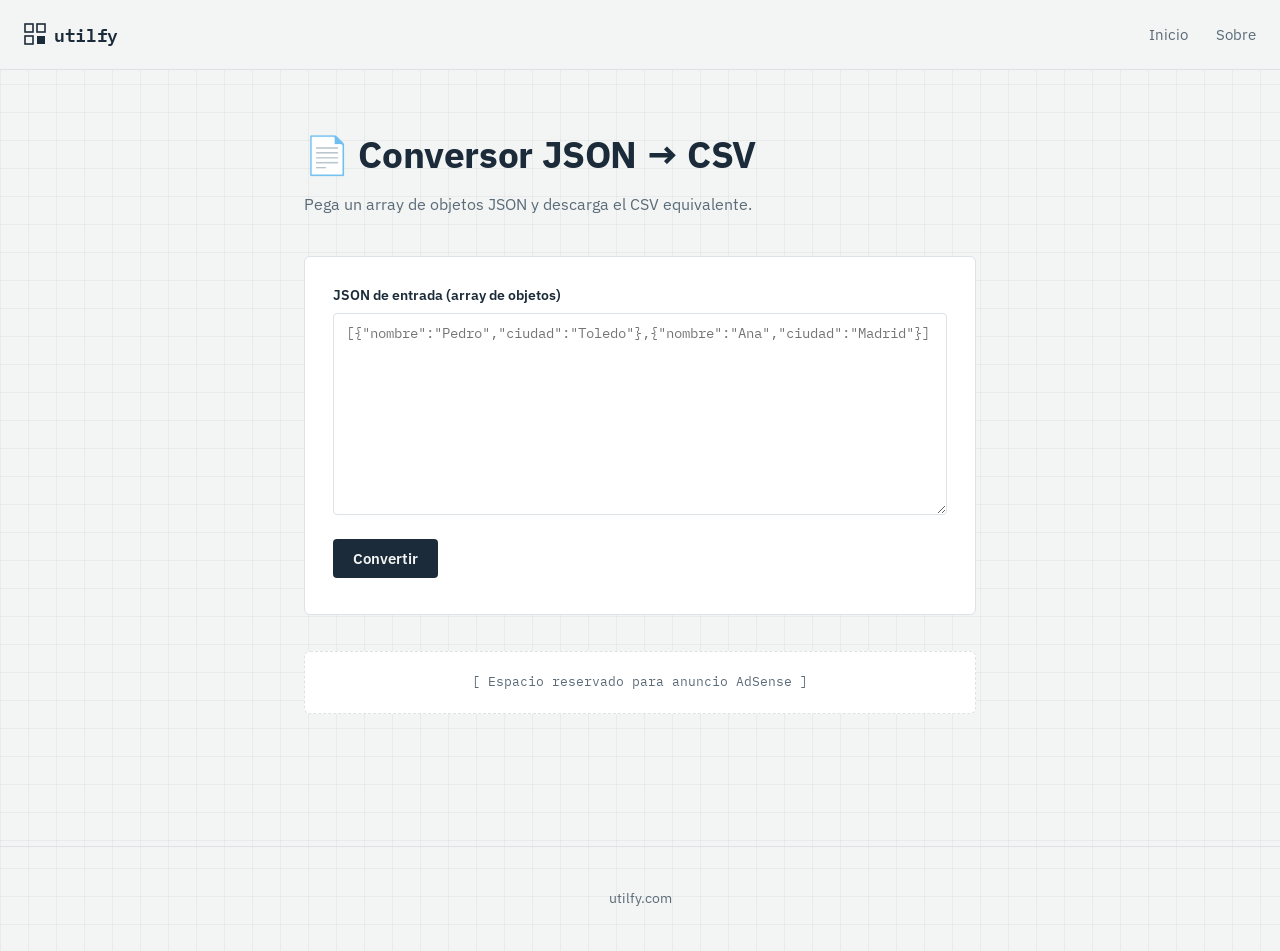
<file: home/json-a-csv.html>
<!DOCTYPE html>
<html lang="es">
<head>
  <meta charset="UTF-8">
  <meta name="viewport" content="width=device-width, initial-scale=1.0">
  <title>Conversor JSON a CSV online — utilfy</title>
  <meta name="description" content="Convierte un array de objetos JSON en un archivo CSV descargable, gratis y online.">
  <link rel="stylesheet" href="style.css">
</head>
<body>

  <header>
    <a href="index.html" class="marca">
      <svg width="22" height="22" viewBox="0 0 22 22" fill="none" xmlns="http://www.w3.org/2000/svg">
        <rect x="1" y="1" width="8" height="8" stroke="currentColor" stroke-width="1.6"/>
        <rect x="13" y="1" width="8" height="8" stroke="currentColor" stroke-width="1.6"/>
        <rect x="1" y="13" width="8" height="8" stroke="currentColor" stroke-width="1.6"/>
        <rect x="13" y="13" width="8" height="8" fill="currentColor"/>
      </svg>
      <span>utilfy</span>
    </a>
    <nav>
      <a href="index.html">Inicio</a>
      <a href="sobre.html">Sobre</a>
    </nav>
  </header>

  <main>
    <h1>📄 Conversor JSON → CSV</h1>
    <p class="subtitulo">Pega un array de objetos JSON y descarga el CSV equivalente.</p>

    <div class="tarjeta">
      <label for="entrada">JSON de entrada (array de objetos)</label>
      <textarea id="entrada" rows="10" placeholder='[{"nombre":"Pedro","ciudad":"Toledo"},{"nombre":"Ana","ciudad":"Madrid"}]'></textarea>

      <div id="error" class="error" style="display:none;"></div>

      <button onclick="convertir()">Convertir</button>
      <button class="secundario" id="btnDescargar" onclick="descargar()" style="display:none;">Descargar CSV</button>

      <div id="salidaContenedor" style="display:none;">
        <label style="margin-top:16px;">Vista previa CSV</label>
        <textarea id="salida" rows="10" readonly></textarea>
      </div>
    </div>

    <div class="espacio-anuncio">[ Espacio reservado para anuncio AdSense ]</div>
  </main>

  <footer>
    <p>utilfy.com</p>
  </footer>

  <script>
    let csvGenerado = '';

    function mostrarError(mensaje) {
      const errorDiv = document.getElementById('error');
      if (mensaje) {
        errorDiv.textContent = '❌ ' + mensaje;
        errorDiv.style.display = 'block';
      } else {
        errorDiv.style.display = 'none';
      }
    }

    function escaparCampoCSV(valor) {
      if (valor === null || valor === undefined) return '';
      const texto = typeof valor === 'object' ? JSON.stringify(valor) : String(valor);
      if (texto.includes(',') || texto.includes('"') || texto.includes('\n')) {
        return '"' + texto.replace(/"/g, '""') + '"';
      }
      return texto;
    }

    function jsonACsv(array) {
      if (!Array.isArray(array) || array.length === 0) {
        throw new Error('El JSON debe ser un array de objetos con al menos un elemento');
      }

      // Recopilar todas las claves posibles (por si los objetos no son homogéneos)
      const columnas = [];
      for (const item of array) {
        if (typeof item !== 'object' || item === null) {
          throw new Error('Cada elemento del array debe ser un objeto');
        }
        for (const clave of Object.keys(item)) {
          if (!columnas.includes(clave)) columnas.push(clave);
        }
      }

      const filas = [columnas.map(escaparCampoCSV).join(',')];
      for (const item of array) {
        const fila = columnas.map(col => escaparCampoCSV(item[col]));
        filas.push(fila.join(','));
      }

      return filas.join('\n');
    }

    function convertir() {
      const texto = document.getElementById('entrada').value.trim();
      if (!texto) {
        mostrarError('Pega un JSON primero');
        return;
      }

      let obj;
      try {
        obj = JSON.parse(texto);
      } catch (e) {
        mostrarError('JSON inválido: ' + e.message);
        return;
      }

      try {
        csvGenerado = jsonACsv(obj);
        mostrarError(null);
        document.getElementById('salida').value = csvGenerado;
        document.getElementById('salidaContenedor').style.display = 'block';
        document.getElementById('btnDescargar').style.display = 'inline-block';
      } catch (e) {
        mostrarError(e.message);
      }
    }

    function descargar() {
      if (!csvGenerado) return;
      const blob = new Blob([csvGenerado], { type: 'text/csv;charset=utf-8;' });
      const url = URL.createObjectURL(blob);
      const a = document.createElement('a');
      a.href = url;
      a.download = 'datos.csv';
      a.click();
      URL.revokeObjectURL(url);
    }
  </script>

</body>
</html>
</file>
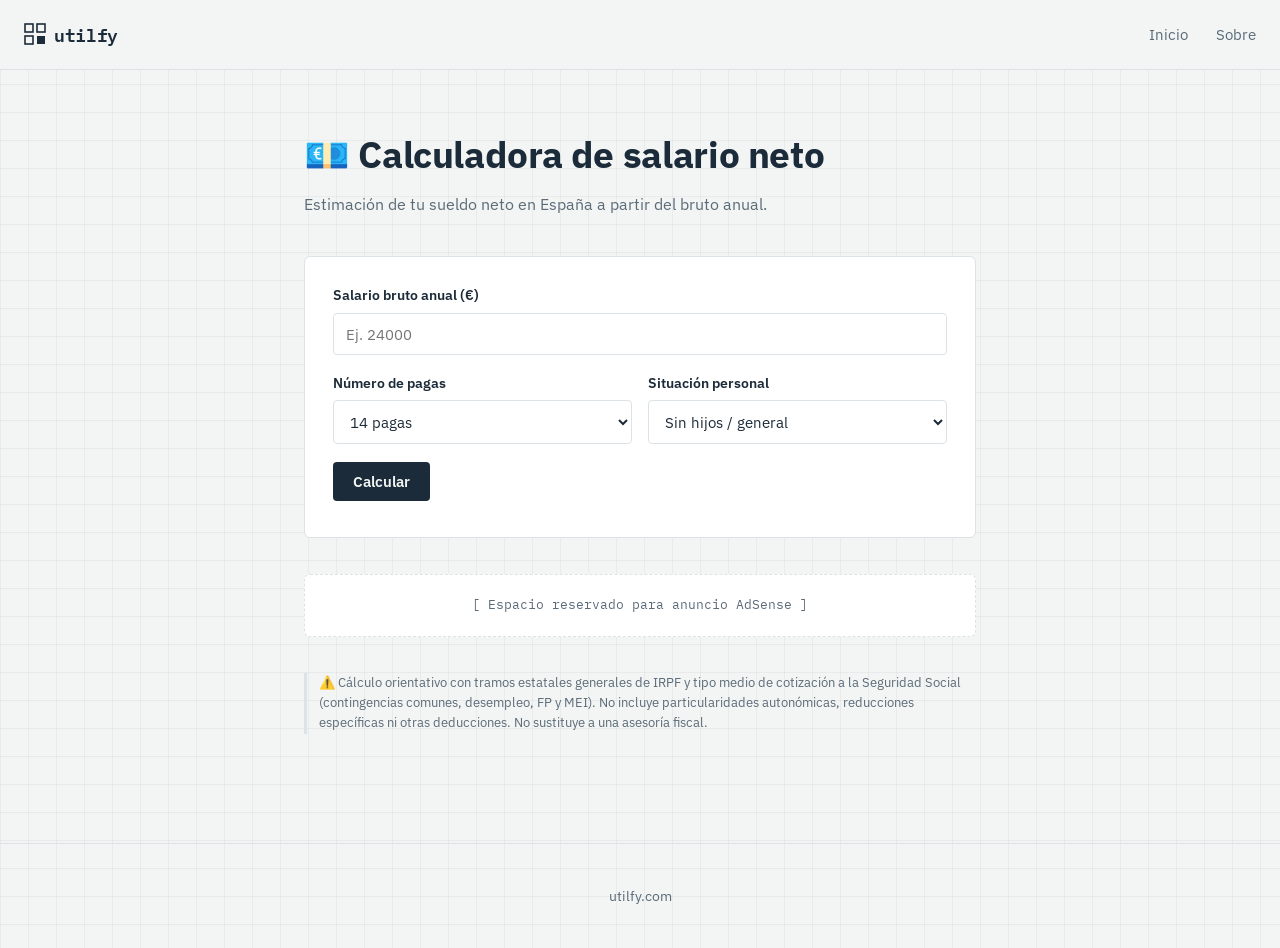
<file: home/salario-neto.html>
<!DOCTYPE html>
<html lang="es">
<head>
  <meta charset="UTF-8">
  <meta name="viewport" content="width=device-width, initial-scale=1.0">
  <title>Calculadora de salario neto España — utilfy</title>
  <meta name="description" content="Calcula tu salario neto mensual y anual a partir del bruto, con retención IRPF y Seguridad Social estimadas.">
  <link rel="stylesheet" href="style.css">
</head>
<body>

  <header>
    <a href="index.html" class="marca">
      <svg width="22" height="22" viewBox="0 0 22 22" fill="none" xmlns="http://www.w3.org/2000/svg">
        <rect x="1" y="1" width="8" height="8" stroke="currentColor" stroke-width="1.6"/>
        <rect x="13" y="1" width="8" height="8" stroke="currentColor" stroke-width="1.6"/>
        <rect x="1" y="13" width="8" height="8" stroke="currentColor" stroke-width="1.6"/>
        <rect x="13" y="13" width="8" height="8" fill="currentColor"/>
      </svg>
      <span>utilfy</span>
    </a>
    <nav>
      <a href="index.html">Inicio</a>
      <a href="sobre.html">Sobre</a>
    </nav>
  </header>

  <main>
    <h1>💶 Calculadora de salario neto</h1>
    <p class="subtitulo">Estimación de tu sueldo neto en España a partir del bruto anual.</p>

    <div class="tarjeta">
      <label for="bruto">Salario bruto anual (€)</label>
      <input type="number" id="bruto" placeholder="Ej. 24000" min="0">

      <div class="fila">
        <div>
          <label for="pagas">Número de pagas</label>
          <select id="pagas">
            <option value="12">12 pagas</option>
            <option value="14" selected>14 pagas</option>
          </select>
        </div>
        <div>
          <label for="situacion">Situación personal</label>
          <select id="situacion">
            <option value="5550">Sin hijos / general</option>
            <option value="6105">1 hijo a cargo</option>
            <option value="7050">2 hijos a cargo</option>
            <option value="7900">3 o más hijos a cargo</option>
          </select>
        </div>
      </div>

      <button onclick="calcular()">Calcular</button>

      <div id="resultado" class="resultado" style="display:none;">
        <div class="dato"><span>Salario bruto anual</span><span class="valor" id="r-bruto"></span></div>
        <div class="dato"><span>Cotización Seguridad Social (trabajador)</span><span class="valor" id="r-ss"></span></div>
        <div class="dato"><span>Retención IRPF estimada</span><span class="valor" id="r-irpf"></span></div>
        <div class="dato"><span>Salario neto anual</span><span class="valor" id="r-neto-anual"></span></div>
        <div class="dato"><span id="r-label-mensual">Salario neto por paga</span><span class="valor" id="r-neto-mensual"></span></div>
      </div>
    </div>

    <div class="espacio-anuncio">[ Espacio reservado para anuncio AdSense ]</div>

    <p class="aviso">
      ⚠️ Cálculo orientativo con tramos estatales generales de IRPF y tipo medio de cotización a la Seguridad Social (contingencias comunes, desempleo, FP y MEI). No incluye particularidades autonómicas, reducciones específicas ni otras deducciones. No sustituye a una asesoría fiscal.
    </p>
  </main>

  <footer>
    <p>utilfy.com</p>
  </footer>

  <script>
    // Tramos IRPF estatales generales orientativos (2024/2025), aplicados sobre base tras mínimo personal
    const tramosIRPF = [
      { hasta: 12450, tipo: 0.19 },
      { hasta: 20200, tipo: 0.24 },
      { hasta: 35200, tipo: 0.30 },
      { hasta: 60000, tipo: 0.37 },
      { hasta: 300000, tipo: 0.45 },
      { hasta: Infinity, tipo: 0.47 }
    ];

    // Tipo de cotización del trabajador (aprox. 2024/2025): 4.7% comunes + 1.55% desempleo + 0.1% FP + 0.13% MEI
    const TIPO_SS = 0.0648;
    // Base máxima de cotización anual aproximada (2024)
    const BASE_MAX_SS = 56646;

    function calcularIRPF(baseImponible) {
      let restante = baseImponible;
      let impuesto = 0;
      let limiteAnterior = 0;

      for (const tramo of tramosIRPF) {
        if (restante <= 0) break;
        const anchoTramo = tramo.hasta - limiteAnterior;
        const cantidadEnTramo = Math.min(restante, anchoTramo);
        impuesto += cantidadEnTramo * tramo.tipo;
        restante -= cantidadEnTramo;
        limiteAnterior = tramo.hasta;
      }
      return impuesto;
    }

    function formatoEuros(valor) {
      return valor.toLocaleString('es-ES', { style: 'currency', currency: 'EUR', maximumFractionDigits: 0 });
    }

    function calcular() {
      const bruto = parseFloat(document.getElementById('bruto').value);
      const pagas = parseInt(document.getElementById('pagas').value);
      const minimoPersonal = parseFloat(document.getElementById('situacion').value);

      if (!bruto || bruto <= 0) {
        alert('Introduce un salario bruto válido');
        return;
      }

      const baseCotizacion = Math.min(bruto, BASE_MAX_SS);
      const cotizacionSS = baseCotizacion * TIPO_SS;

      const baseImponibleIRPF = Math.max(0, bruto - cotizacionSS - minimoPersonal);
      const irpf = calcularIRPF(baseImponibleIRPF);

      const netoAnual = bruto - cotizacionSS - irpf;
      const netoPorPaga = netoAnual / pagas;

      document.getElementById('r-bruto').textContent = formatoEuros(bruto);
      document.getElementById('r-ss').textContent = '- ' + formatoEuros(cotizacionSS);
      document.getElementById('r-irpf').textContent = '- ' + formatoEuros(irpf);
      document.getElementById('r-neto-anual').textContent = formatoEuros(netoAnual);
      document.getElementById('r-label-mensual').textContent = `Salario neto por paga (${pagas} pagas)`;
      document.getElementById('r-neto-mensual').textContent = formatoEuros(netoPorPaga);

      document.getElementById('resultado').style.display = 'block';
    }
  </script>

</body>
</html>
</file>
<file: style.css>
@import url('https://fonts.googleapis.com/css2?family=IBM+Plex+Sans:wght@400;500;600;700&family=IBM+Plex+Mono:wght@400;500;600&display=swap');

:root {
  --papel: #f3f5f4;
  --linea-papel: rgba(28, 43, 57, 0.05);
  --superficie: #ffffff;
  --tinta: #1c2b39;
  --tinta-suave: #5b6b78;
  --linea: #dce2e6;
  --azul: #2d5f8a;
  --azul-oscuro: #1f3f5c;
  --ambar: #d98a1f;
  --ambar-suave: #fbeed9;
  --error: #b3402a;
  --exito: #3c7a5e;
  --radio: 6px;
}

* { box-sizing: border-box; }

body {
  margin: 0;
  font-family: 'IBM Plex Sans', -apple-system, sans-serif;
  color: var(--tinta);
  background-color: var(--papel);
  background-image:
    linear-gradient(var(--linea-papel) 1px, transparent 1px),
    linear-gradient(90deg, var(--linea-papel) 1px, transparent 1px);
  background-size: 28px 28px;
  line-height: 1.55;
}

/* --- Cabecera --- */

header {
  background: var(--papel);
  border-bottom: 1px solid var(--linea);
  padding: 20px 24px;
  display: flex;
  align-items: center;
  justify-content: space-between;
}

.marca {
  display: flex;
  align-items: center;
  gap: 8px;
  text-decoration: none;
  color: var(--tinta);
}

.marca svg { display: block; }

.marca span {
  font-family: 'IBM Plex Mono', monospace;
  font-weight: 600;
  font-size: 1.15rem;
  letter-spacing: -0.02em;
}

header nav a {
  color: var(--tinta-suave);
  text-decoration: none;
  margin-left: 24px;
  font-size: 0.92rem;
  border-bottom: 1px solid transparent;
  padding-bottom: 2px;
}

header nav a:hover { color: var(--tinta); border-bottom-color: var(--ambar); }

/* --- Contenido --- */

main {
  max-width: 720px;
  margin: 0 auto;
  padding: 56px 24px 96px;
}

h1 {
  font-size: clamp(1.7rem, 4vw, 2.3rem);
  font-weight: 700;
  letter-spacing: -0.01em;
  margin: 0 0 8px;
}

p.subtitulo {
  color: var(--tinta-suave);
  margin: 0 0 40px;
  max-width: 52ch;
  font-size: 1.02rem;
}

/* --- Índice de herramientas (home) --- */

.catalogo {
  border-top: 1px solid var(--linea);
}

.entrada-catalogo {
  display: flex;
  align-items: baseline;
  gap: 20px;
  padding: 20px 12px;
  text-decoration: none;
  color: var(--tinta);
  border-bottom: 1px solid var(--linea);
  border-left: 3px solid transparent;
}

.entrada-catalogo:hover {
  background: var(--superficie);
  border-left-color: var(--ambar);
}

.entrada-catalogo .num {
  font-family: 'IBM Plex Mono', monospace;
  color: var(--ambar);
  font-size: 0.9rem;
  font-weight: 600;
  flex-shrink: 0;
  width: 24px;
}

.entrada-catalogo .texto h3 {
  margin: 0 0 4px;
  font-size: 1.08rem;
  font-weight: 600;
}

.entrada-catalogo .texto p {
  margin: 0;
  color: var(--tinta-suave);
  font-size: 0.92rem;
}

/* --- Panel principal de cada herramienta --- */

.tarjeta {
  background: var(--superficie);
  border: 1px solid var(--linea);
  border-radius: var(--radio);
  padding: 28px;
  margin-bottom: 24px;
}

/* --- Formularios --- */

label {
  display: block;
  font-weight: 600;
  margin-bottom: 6px;
  font-size: 0.88rem;
  color: var(--tinta);
}

input[type="text"],
input[type="number"],
select,
textarea {
  width: 100%;
  padding: 10px 12px;
  border: 1px solid var(--linea);
  border-radius: 4px;
  font-size: 0.95rem;
  font-family: inherit;
  margin-bottom: 18px;
  background: var(--superficie);
  color: var(--tinta);
}

input:focus,
select:focus,
textarea:focus {
  outline: none;
  border-color: var(--azul);
  box-shadow: 0 0 0 3px rgba(45, 95, 138, 0.14);
}

textarea {
  font-family: 'IBM Plex Mono', monospace;
  font-size: 0.85rem;
  resize: vertical;
}

/* --- Botones --- */

button {
  background: var(--tinta);
  color: var(--papel);
  border: none;
  padding: 10px 20px;
  border-radius: 4px;
  font-size: 0.92rem;
  font-weight: 600;
  font-family: inherit;
  cursor: pointer;
  margin: 0 8px 8px 0;
}

button:hover { background: var(--azul-oscuro); }

button.secundario {
  background: transparent;
  color: var(--tinta);
  border: 1px solid var(--linea);
}

button.secundario:hover {
  border-color: var(--tinta);
  background: var(--papel);
}

/* --- Resultados --- */

.resultado {
  background: var(--papel);
  border-radius: 4px;
  padding: 6px 16px;
  margin-top: 16px;
}

.dato {
  display: flex;
  justify-content: space-between;
  align-items: baseline;
  padding: 12px 0;
  border-bottom: 1px solid var(--linea);
  font-size: 0.95rem;
}

.dato:last-child { border-bottom: none; }

.dato .valor {
  font-family: 'IBM Plex Mono', monospace;
  font-weight: 600;
}

.dato:last-child .valor {
  background: var(--tinta);
  color: var(--ambar);
  padding: 3px 10px;
  border-radius: 4px;
}

.error {
  color: var(--error);
  font-size: 0.88rem;
  margin-top: -10px;
  margin-bottom: 16px;
}

.fila {
  display: grid;
  grid-template-columns: 1fr 1fr;
  gap: 16px;
}

.fila-3 {
  display: grid;
  grid-template-columns: repeat(3, 1fr);
  gap: 16px;
}

.aviso {
  font-size: 0.82rem;
  color: var(--tinta-suave);
  margin-top: 20px;
  border-left: 3px solid var(--linea);
  padding-left: 12px;
}

.espacio-anuncio {
  background: var(--superficie);
  border: 1px dashed var(--linea);
  border-radius: var(--radio);
  padding: 20px;
  text-align: center;
  color: var(--tinta-suave);
  font-size: 0.82rem;
  font-family: 'IBM Plex Mono', monospace;
  margin: 36px 0;
}

footer {
  text-align: center;
  padding: 28px;
  color: var(--tinta-suave);
  font-size: 0.85rem;
  border-top: 1px solid var(--linea);
}

footer a { color: var(--tinta-suave); }

@media (max-width: 600px) {
  .fila, .fila-3 { grid-template-columns: 1fr; }
  .entrada-catalogo { gap: 12px; }
}
</file>
<file: home/style.css>
@import url('https://fonts.googleapis.com/css2?family=IBM+Plex+Sans:wght@400;500;600;700&family=IBM+Plex+Mono:wght@400;500;600&display=swap');

:root {
  --papel: #f3f5f4;
  --linea-papel: rgba(28, 43, 57, 0.05);
  --superficie: #ffffff;
  --tinta: #1c2b39;
  --tinta-suave: #5b6b78;
  --linea: #dce2e6;
  --azul: #2d5f8a;
  --azul-oscuro: #1f3f5c;
  --ambar: #d98a1f;
  --ambar-suave: #fbeed9;
  --error: #b3402a;
  --exito: #3c7a5e;
  --radio: 6px;
}

* { box-sizing: border-box; }

body {
  margin: 0;
  font-family: 'IBM Plex Sans', -apple-system, sans-serif;
  color: var(--tinta);
  background-color: var(--papel);
  background-image:
    linear-gradient(var(--linea-papel) 1px, transparent 1px),
    linear-gradient(90deg, var(--linea-papel) 1px, transparent 1px);
  background-size: 28px 28px;
  line-height: 1.55;
}

/* --- Cabecera --- */

header {
  background: var(--papel);
  border-bottom: 1px solid var(--linea);
  padding: 20px 24px;
  display: flex;
  align-items: center;
  justify-content: space-between;
}

.marca {
  display: flex;
  align-items: center;
  gap: 8px;
  text-decoration: none;
  color: var(--tinta);
}

.marca svg { display: block; }

.marca span {
  font-family: 'IBM Plex Mono', monospace;
  font-weight: 600;
  font-size: 1.15rem;
  letter-spacing: -0.02em;
}

header nav a {
  color: var(--tinta-suave);
  text-decoration: none;
  margin-left: 24px;
  font-size: 0.92rem;
  border-bottom: 1px solid transparent;
  padding-bottom: 2px;
}

header nav a:hover { color: var(--tinta); border-bottom-color: var(--ambar); }

/* --- Contenido --- */

main {
  max-width: 720px;
  margin: 0 auto;
  padding: 56px 24px 96px;
}

h1 {
  font-size: clamp(1.7rem, 4vw, 2.3rem);
  font-weight: 700;
  letter-spacing: -0.01em;
  margin: 0 0 8px;
}

p.subtitulo {
  color: var(--tinta-suave);
  margin: 0 0 40px;
  max-width: 52ch;
  font-size: 1.02rem;
}

/* --- Índice de herramientas (home) --- */

.catalogo {
  border-top: 1px solid var(--linea);
}

.entrada-catalogo {
  display: flex;
  align-items: baseline;
  gap: 20px;
  padding: 20px 12px;
  text-decoration: none;
  color: var(--tinta);
  border-bottom: 1px solid var(--linea);
  border-left: 3px solid transparent;
}

.entrada-catalogo:hover {
  background: var(--superficie);
  border-left-color: var(--ambar);
}

.entrada-catalogo .num {
  font-family: 'IBM Plex Mono', monospace;
  color: var(--ambar);
  font-size: 0.9rem;
  font-weight: 600;
  flex-shrink: 0;
  width: 24px;
}

.entrada-catalogo .texto h3 {
  margin: 0 0 4px;
  font-size: 1.08rem;
  font-weight: 600;
}

.entrada-catalogo .texto p {
  margin: 0;
  color: var(--tinta-suave);
  font-size: 0.92rem;
}

/* --- Panel principal de cada herramienta --- */

.tarjeta {
  background: var(--superficie);
  border: 1px solid var(--linea);
  border-radius: var(--radio);
  padding: 28px;
  margin-bottom: 24px;
}

/* --- Formularios --- */

label {
  display: block;
  font-weight: 600;
  margin-bottom: 6px;
  font-size: 0.88rem;
  color: var(--tinta);
}

input[type="text"],
input[type="number"],
select,
textarea {
  width: 100%;
  padding: 10px 12px;
  border: 1px solid var(--linea);
  border-radius: 4px;
  font-size: 0.95rem;
  font-family: inherit;
  margin-bottom: 18px;
  background: var(--superficie);
  color: var(--tinta);
}

input:focus,
select:focus,
textarea:focus {
  outline: none;
  border-color: var(--azul);
  box-shadow: 0 0 0 3px rgba(45, 95, 138, 0.14);
}

textarea {
  font-family: 'IBM Plex Mono', monospace;
  font-size: 0.85rem;
  resize: vertical;
}

/* --- Botones --- */

button {
  background: var(--tinta);
  color: var(--papel);
  border: none;
  padding: 10px 20px;
  border-radius: 4px;
  font-size: 0.92rem;
  font-weight: 600;
  font-family: inherit;
  cursor: pointer;
  margin: 0 8px 8px 0;
}

button:hover { background: var(--azul-oscuro); }

button.secundario {
  background: transparent;
  color: var(--tinta);
  border: 1px solid var(--linea);
}

button.secundario:hover {
  border-color: var(--tinta);
  background: var(--papel);
}

/* --- Resultados --- */

.resultado {
  background: var(--papel);
  border-radius: 4px;
  padding: 6px 16px;
  margin-top: 16px;
}

.dato {
  display: flex;
  justify-content: space-between;
  align-items: baseline;
  padding: 12px 0;
  border-bottom: 1px solid var(--linea);
  font-size: 0.95rem;
}

.dato:last-child { border-bottom: none; }

.dato .valor {
  font-family: 'IBM Plex Mono', monospace;
  font-weight: 600;
}

.dato:last-child .valor {
  background: var(--tinta);
  color: var(--ambar);
  padding: 3px 10px;
  border-radius: 4px;
}

.error {
  color: var(--error);
  font-size: 0.88rem;
  margin-top: -10px;
  margin-bottom: 16px;
}

.fila {
  display: grid;
  grid-template-columns: 1fr 1fr;
  gap: 16px;
}

.fila-3 {
  display: grid;
  grid-template-columns: repeat(3, 1fr);
  gap: 16px;
}

.aviso {
  font-size: 0.82rem;
  color: var(--tinta-suave);
  margin-top: 20px;
  border-left: 3px solid var(--linea);
  padding-left: 12px;
}

.espacio-anuncio {
  background: var(--superficie);
  border: 1px dashed var(--linea);
  border-radius: var(--radio);
  padding: 20px;
  text-align: center;
  color: var(--tinta-suave);
  font-size: 0.82rem;
  font-family: 'IBM Plex Mono', monospace;
  margin: 36px 0;
}

footer {
  text-align: center;
  padding: 28px;
  color: var(--tinta-suave);
  font-size: 0.85rem;
  border-top: 1px solid var(--linea);
}

footer a { color: var(--tinta-suave); }

@media (max-width: 600px) {
  .fila, .fila-3 { grid-template-columns: 1fr; }
  .entrada-catalogo { gap: 12px; }
}
</file>
